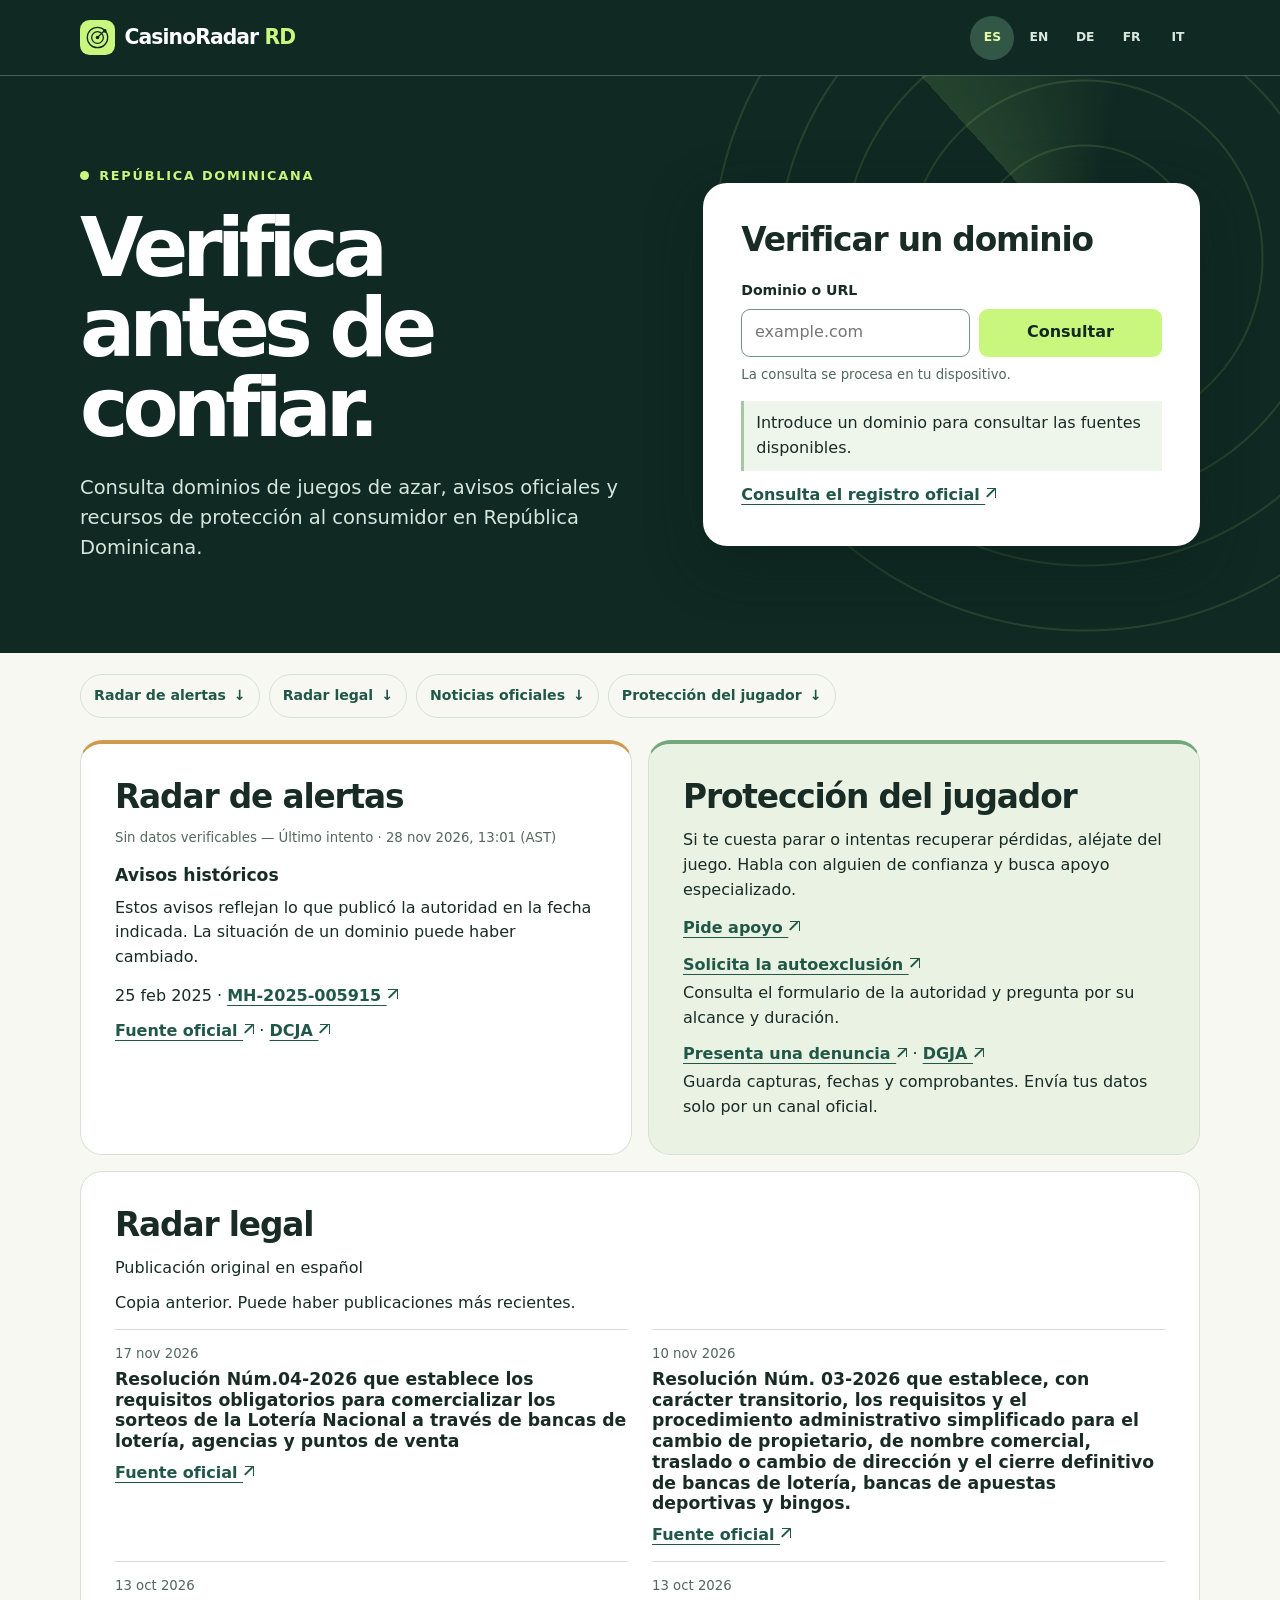
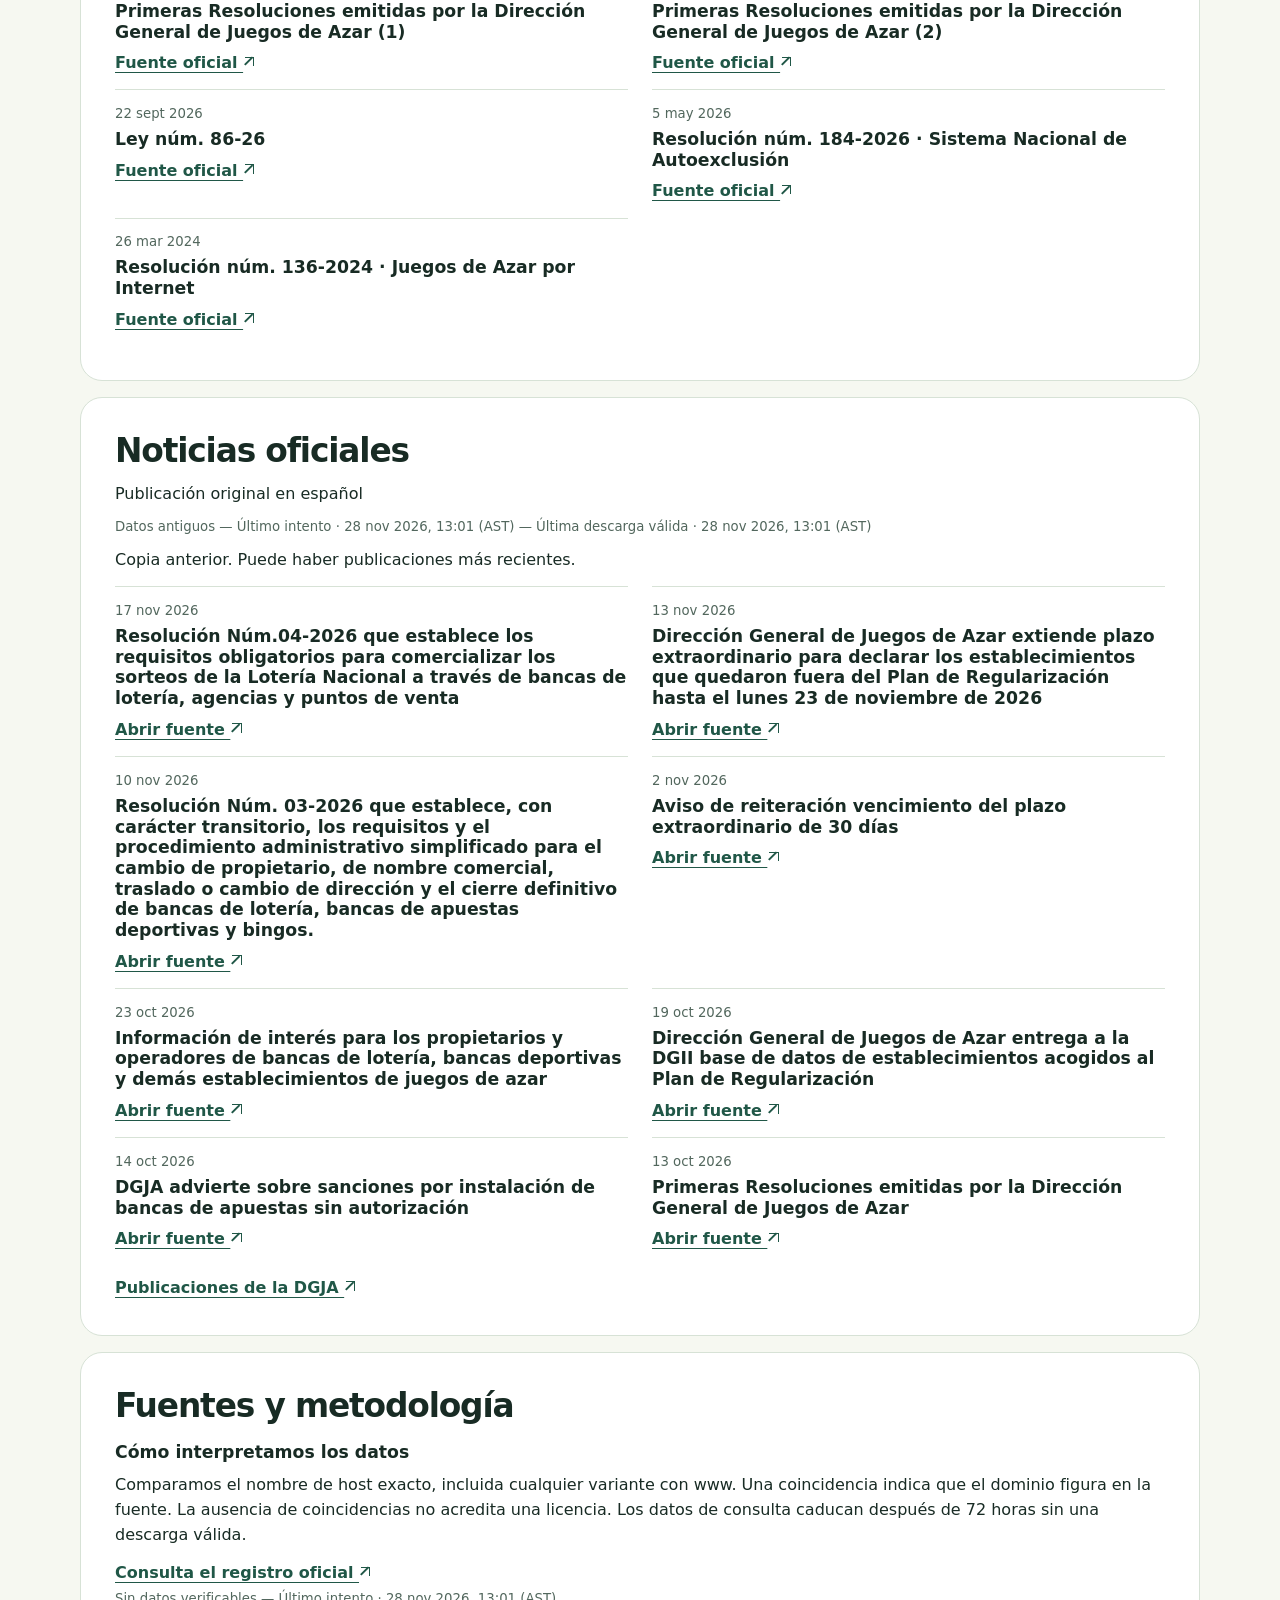
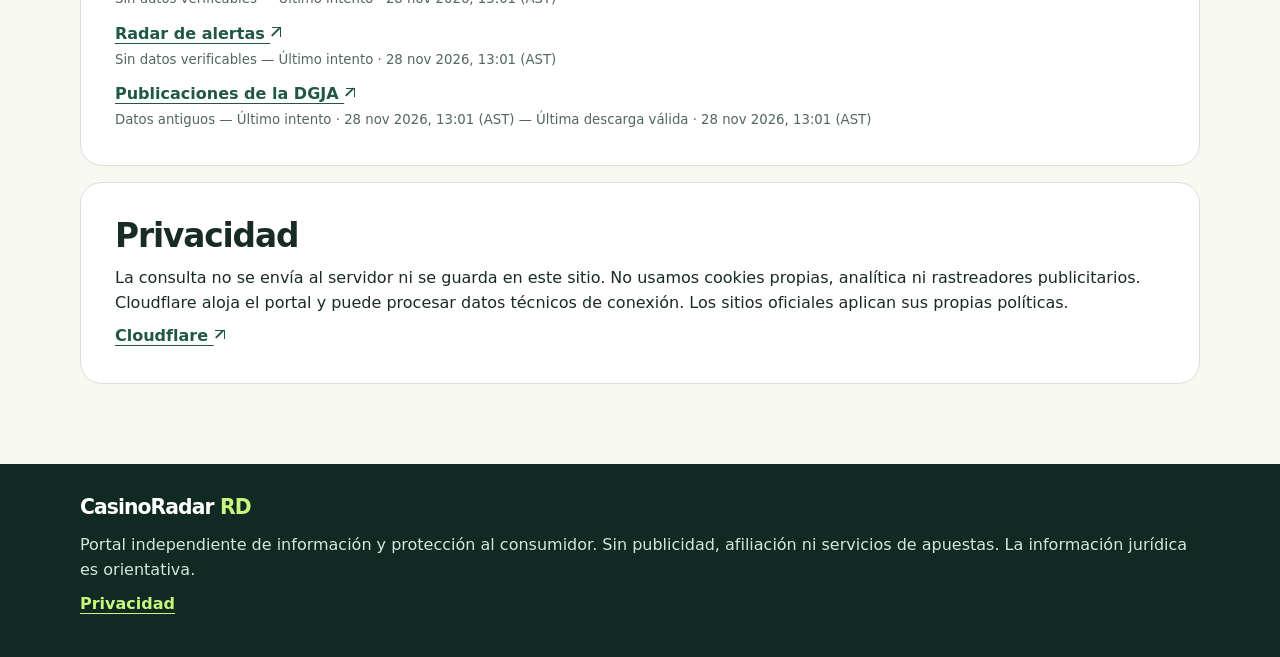
<file: index.html>
<!doctype html>
<html lang="es">
<head>
<meta charset="utf-8">
<meta name="viewport" content="width=device-width, initial-scale=1">
<title>Verificar un dominio · CasinoRadar RD</title>
<meta name="description" content="Consulta dominios de juegos de azar, avisos oficiales y recursos de protección al consumidor en República Dominicana.">
<link rel="canonical" href="https://casinoradar-rd.pages.dev/">
<link rel="alternate" hreflang="es" href="https://casinoradar-rd.pages.dev/">
<link rel="alternate" hreflang="en" href="https://casinoradar-rd.pages.dev/en/">
<link rel="alternate" hreflang="de" href="https://casinoradar-rd.pages.dev/de/">
<link rel="alternate" hreflang="fr" href="https://casinoradar-rd.pages.dev/fr/">
<link rel="alternate" hreflang="it" href="https://casinoradar-rd.pages.dev/it/">
<link rel="alternate" hreflang="x-default" href="https://casinoradar-rd.pages.dev/">
<meta property="og:title" content="Verifica antes de confiar. · CasinoRadar RD">
<meta property="og:description" content="Consulta dominios de juegos de azar, avisos oficiales y recursos de protección al consumidor en República Dominicana.">
<meta property="og:url" content="https://casinoradar-rd.pages.dev/">
<meta property="og:type" content="website">
<meta name="theme-color" content="#102923">
<link rel="icon" href="/radar.svg" type="image/svg+xml">
<link rel="stylesheet" href="/style.css">
<script type="module" src="/check.js"></script>
</head>
<body>
<a class="skip" href="#main">Ir al contenido</a>
<header class="top"><div class="wrap masthead">
<a class="brand" href="/"><img src="/radar.svg" alt="" width="35" height="35"> CasinoRadar <span>RD</span></a>
<nav class="languages" aria-label="Idioma"><a href="/" lang="es" hreflang="es" aria-label="Español" aria-current="page">ES</a><a href="/en/" lang="en" hreflang="en" aria-label="English">EN</a><a href="/de/" lang="de" hreflang="de" aria-label="Deutsch">DE</a><a href="/fr/" lang="fr" hreflang="fr" aria-label="Français">FR</a><a href="/it/" lang="it" hreflang="it" aria-label="Italiano">IT</a></nav>
</div></header>
<main id="main">
<div class="hero"><div class="wrap hero-grid">
<div class="hero-copy"><p class="country">República Dominicana</p><h1>Verifica antes de confiar.</h1><p>Consulta dominios de juegos de azar, avisos oficiales y recursos de protección al consumidor en República Dominicana.</p></div>
<section class="lookup" id="lookup" aria-labelledby="lookup-title"><h2 id="lookup-title">Verificar un dominio</h2>
<form id="check">
<label for="domain">Dominio o URL</label><div class="controls"><input id="domain" required maxlength="2048" type="text" inputmode="url" autocomplete="off" autocapitalize="none" spellcheck="false" placeholder="example.com"><button id="submit" disabled>Consultar</button></div>
</form>
<p class="micro">La consulta se procesa en tu dispositivo.</p>
<p id="result" role="status">Introduce un dominio para consultar las fuentes disponibles.</p>
<p id="evidence"></p>
<a href="https://dgja.gob.do/juegos-autorizados/">Consulta el registro oficial <span class="external" aria-hidden="true"></span></a>
<noscript><p>No podemos verificar el estado actual con los datos disponibles. Consulta a la autoridad.</p></noscript>
</section></div></div>
<div class="wrap content">
<nav class="sections" aria-label="CasinoRadar RD"><a href="#warnings">Radar de alertas <span aria-hidden="true">↓</span></a><a href="#legal">Radar legal <span aria-hidden="true">↓</span></a><a href="#news">Noticias oficiales <span aria-hidden="true">↓</span></a><a href="#protection">Protección del jugador <span aria-hidden="true">↓</span></a></nav>
<div class="columns">
<section class="panel warnings" id="warnings"><h2>Radar de alertas</h2><p data-source="warnings"></p>
<h3>Avisos históricos</h3><p>Estos avisos reflejan lo que publicó la autoridad en la fecha indicada. La situación de un dominio puede haber cambiado.</p>
<ul class="archive"><li><time datetime="2025-02-25">25 feb 2025</time> · <a href="https://www.casinos.gob.do/wp-content/uploads/2025/02/MH-2025-005915-Aviso-de-Advertencia-sitios-web-no-autorizados_25feb2025.pdf">MH-2025-005915 <span class="external" aria-hidden="true"></span></a></li></ul>
<div id="active-warnings"></div>
<p><a href="https://dgja.gob.do/sanciones/">Fuente oficial <span class="external" aria-hidden="true"></span></a> · <a href="https://www.casinos.gob.do/juegos-autorizados/operadores-no-autorizados/">DCJA <span class="external" aria-hidden="true"></span></a></p></section>
<section class="panel player" id="protection"><h2>Protección del jugador</h2><p>Si te cuesta parar o intentas recuperar pérdidas, aléjate del juego. Habla con alguien de confianza y busca apoyo especializado.</p><ul class="resources">
<li><a href="https://www.casinos.gob.do/juego-responsable/herramientas-de-ayuda-y-soporte/">Pide apoyo <span class="external" aria-hidden="true"></span></a></li>
<li><a href="https://www.casinos.gob.do/juego-responsable/formulario-de-autoexclusion/">Solicita la autoexclusión <span class="external" aria-hidden="true"></span></a><p>Consulta el formulario de la autoridad y pregunta por su alcance y duración.</p></li>
<li><a href="https://www.casinos.gob.do/denuncias-y-sugerencias/">Presenta una denuncia <span class="external" aria-hidden="true"></span></a> · <a href="https://dgja.gob.do/">DGJA <span class="external" aria-hidden="true"></span></a><p>Guarda capturas, fechas y comprobantes. Envía tus datos solo por un canal oficial.</p></li>
</ul></section>
</div>
<section class="panel feed" id="legal"><h2>Radar legal</h2><p>Publicación original en español</p><p data-news-stale hidden>Copia anterior. Puede haber publicaciones más recientes.</p><ol class="items"><li><p class="stamp"><time datetime="2026-11-17">17 nov 2026</time></p><h3 lang="es">Resolución Núm.04-2026 que establece los requisitos obligatorios para comercializar los sorteos de la Lotería Nacional a través de bancas de lotería, agencias y puntos de venta</h3><a href="https://dgja.gob.do/wp-content/uploads/2026/11/RESOLUCION-04-DEL-2026.-SCAN.pdf">Fuente oficial <span class="external" aria-hidden="true"></span></a></li>
<li><p class="stamp"><time datetime="2026-11-10">10 nov 2026</time></p><h3 lang="es">Resolución Núm. 03-2026 que establece, con carácter transitorio, los requisitos y el procedimiento administrativo simplificado para el cambio de propietario, de nombre comercial, traslado o cambio de dirección y el cierre definitivo de bancas de lotería, bancas de apuestas deportivas y bingos.</h3><a href="https://dgja.gob.do/wp-content/uploads/2026/11/Resolucion-Num.-03-2026.pdf">Fuente oficial <span class="external" aria-hidden="true"></span></a></li>
<li><p class="stamp"><time datetime="2026-10-13">13 oct 2026</time></p><h3 lang="es">Primeras Resoluciones emitidas por la Dirección General de Juegos de Azar (1)</h3><a href="https://dgja.gob.do/wp-content/uploads/2026/10/RESOLUCION-DGJA-NO.-01-1.pdf">Fuente oficial <span class="external" aria-hidden="true"></span></a></li>
<li><p class="stamp"><time datetime="2026-10-13">13 oct 2026</time></p><h3 lang="es">Primeras Resoluciones emitidas por la Dirección General de Juegos de Azar (2)</h3><a href="https://dgja.gob.do/wp-content/uploads/2026/10/RESOLUCION-DGJA-NO.02-1.pdf">Fuente oficial <span class="external" aria-hidden="true"></span></a></li>
<li><p class="stamp"><time datetime="2026-09-22">22 sept 2026</time></p><h3 lang="es">Ley núm. 86-26</h3><a href="https://diputadosrd.gob.do/sil/iniciativa/158517">Fuente oficial <span class="external" aria-hidden="true"></span></a></li>
<li><p class="stamp"><time datetime="2026-05-05">5 may 2026</time></p><h3 lang="es">Resolución núm. 184-2026 · Sistema Nacional de Autoexclusión</h3><a href="https://www.hacienda.gob.do/marco-legal/resolucion-num-184-2026/">Fuente oficial <span class="external" aria-hidden="true"></span></a></li>
<li><p class="stamp"><time datetime="2024-03-26">26 mar 2024</time></p><h3 lang="es">Resolución núm. 136-2024 · Juegos de Azar por Internet</h3><a href="https://www.hacienda.gob.do/marco-legal/resolucion-num-136-2024/">Fuente oficial <span class="external" aria-hidden="true"></span></a></li></ol></section>
<section class="panel feed" id="news"><h2>Noticias oficiales</h2><p>Publicación original en español</p>
<p data-source="news"></p><p data-news-stale hidden>Copia anterior. Puede haber publicaciones más recientes.</p>
<ol class="items"><li><p class="stamp"><time datetime="2026-11-17">17 nov 2026</time></p><h3 lang="es">Resolución Núm.04-2026 que establece los requisitos obligatorios para comercializar los sorteos de la Lotería Nacional a través de bancas de lotería, agencias y puntos de venta</h3><a href="https://dgja.gob.do/noticias/resolucion-num-04-2026-que-establece-los-requisitos-obligatorios-para-comercializar-los-sorteos-de-la-loteria-nacional-a-traves-de-bancas-de-loteria-agencias-y-puntos-de-venta/">Abrir fuente <span class="external" aria-hidden="true"></span></a></li>
<li><p class="stamp"><time datetime="2026-11-13">13 nov 2026</time></p><h3 lang="es">Dirección General de Juegos de Azar extiende plazo extraordinario para declarar los establecimientos que quedaron fuera del Plan de Regularización hasta el lunes 23 de noviembre de 2026</h3><a href="https://dgja.gob.do/noticias/direccion-general-de-juegos-de-azar-extiende-plazo-extraordinario-para-declarar-los-establecimientos-que-quedaron-fuera-del-plan-de-regularizacion-hasta-el-lunes-23-de-noviembre-de-2026/">Abrir fuente <span class="external" aria-hidden="true"></span></a></li>
<li><p class="stamp"><time datetime="2026-11-10">10 nov 2026</time></p><h3 lang="es">Resolución Núm. 03-2026 que establece, con carácter transitorio, los requisitos y el procedimiento administrativo simplificado para el cambio de propietario, de nombre comercial, traslado o cambio de dirección y el cierre definitivo de bancas de lotería, bancas de apuestas deportivas y bingos.</h3><a href="https://dgja.gob.do/noticias/resolucion-num-03-2026-que-establece-con-caracter-transitorio-los-requisitos-y-el-procedimiento-administrativo-simplificado-para-el-cambio-de-propietario-de-nombre-comercial-traslado-o-cambio-de/">Abrir fuente <span class="external" aria-hidden="true"></span></a></li>
<li><p class="stamp"><time datetime="2026-11-02">2 nov 2026</time></p><h3 lang="es">Aviso de reiteración vencimiento del plazo extraordinario de 30 días</h3><a href="https://dgja.gob.do/noticias/aviso-de-reiteracion-vencimiento-del-plazo-extraordinario-de-30-dias/">Abrir fuente <span class="external" aria-hidden="true"></span></a></li>
<li><p class="stamp"><time datetime="2026-10-23">23 oct 2026</time></p><h3 lang="es">Información de interés para los propietarios y operadores de bancas de lotería, bancas deportivas y demás establecimientos de juegos de azar</h3><a href="https://dgja.gob.do/noticias/informacion-de-interes-para-los-propietarios-y-operadores-de-bancas-de-loteria-bancas-deportivas-y-demas-establecimientos-de-juegos-de-azar/">Abrir fuente <span class="external" aria-hidden="true"></span></a></li>
<li><p class="stamp"><time datetime="2026-10-19">19 oct 2026</time></p><h3 lang="es">Dirección General de Juegos de Azar entrega a la DGII base de datos de establecimientos acogidos al Plan de Regularización</h3><a href="https://dgja.gob.do/noticias/direccion-general-de-juegos-de-azar-entrega-a-la-dgii-base-de-datos-de-establecimientos-acogidos-al-plan-de-regularizacion/">Abrir fuente <span class="external" aria-hidden="true"></span></a></li>
<li><p class="stamp"><time datetime="2026-10-14">14 oct 2026</time></p><h3 lang="es">DGJA advierte sobre sanciones por instalación de bancas de apuestas sin autorización</h3><a href="https://dgja.gob.do/noticias/dgja-advierte-sobre-sanciones-por-instalacion-de-bancas-de-apuestas-sin-autorizacion/">Abrir fuente <span class="external" aria-hidden="true"></span></a></li>
<li><p class="stamp"><time datetime="2026-10-13">13 oct 2026</time></p><h3 lang="es">Primeras Resoluciones emitidas por la Dirección General de Juegos de Azar</h3><a href="https://dgja.gob.do/noticias/primeras-resoluciones-emitidas-por-la-direccion-general-de-juegos-de-azar/">Abrir fuente <span class="external" aria-hidden="true"></span></a></li></ol><p><a href="https://dgja.gob.do/noticias/">Publicaciones de la DGJA <span class="external" aria-hidden="true"></span></a></p></section>
<section class="panel" id="sources"><h2>Fuentes y metodología</h2><h3>Cómo interpretamos los datos</h3><p>Comparamos el nombre de host exacto, incluida cualquier variante con www. Una coincidencia indica que el dominio figura en la fuente. La ausencia de coincidencias no acredita una licencia. Los datos de consulta caducan después de 72 horas sin una descarga válida.</p>
<ul class="source-list">
<li><a href="https://dgja.gob.do/juegos-autorizados/">Consulta el registro oficial <span class="external" aria-hidden="true"></span></a><p data-source="registry"></p></li>
<li><a href="https://dgja.gob.do/sanciones/">Radar de alertas <span class="external" aria-hidden="true"></span></a><p data-source="warnings"></p></li>
<li><a href="https://dgja.gob.do/noticias/">Publicaciones de la DGJA <span class="external" aria-hidden="true"></span></a><p data-source="news"></p></li>
</ul></section>
<section class="panel" id="privacy"><h2>Privacidad</h2><p>La consulta no se envía al servidor ni se guarda en este sitio. No usamos cookies propias, analítica ni rastreadores publicitarios. Cloudflare aloja el portal y puede procesar datos técnicos de conexión. Los sitios oficiales aplican sus propias políticas.</p><a href="https://www.cloudflare.com/privacypolicy/">Cloudflare <span class="external" aria-hidden="true"></span></a></section>
</div>
</main>
<footer><div class="wrap"><p class="brand">CasinoRadar <span>RD</span></p><p>Portal independiente de información y protección al consumidor. Sin publicidad, afiliación ni servicios de apuestas. La información jurídica es orientativa.</p><a href="#privacy">Privacidad</a></div></footer>
<div id="messages" hidden><span data-key="skip">Ir al contenido</span><span data-key="country">República Dominicana</span><span data-key="hero">Verifica antes de confiar.</span><span data-key="intro">Consulta dominios de juegos de azar, avisos oficiales y recursos de protección al consumidor en República Dominicana.</span><span data-key="check">Verificar un dominio</span><span data-key="label">Dominio o URL</span><span data-key="submit">Consultar</span><span data-key="privacyHint">La consulta se procesa en tu dispositivo.</span><span data-key="warnings">Radar de alertas</span><span data-key="legal">Radar legal</span><span data-key="news">Noticias oficiales</span><span data-key="protection">Protección del jugador</span><span data-key="sources">Fuentes y metodología</span><span data-key="archive">Avisos históricos</span><span data-key="archiveNote">Estos avisos reflejan lo que publicó la autoridad en la fecha indicada. La situación de un dominio puede haber cambiado.</span><span data-key="proof">Fuente oficial</span><span data-key="help">Pide apoyo</span><span data-key="helpText">Si te cuesta parar o intentas recuperar pérdidas, aléjate del juego. Habla con alguien de confianza y busca apoyo especializado.</span><span data-key="self">Solicita la autoexclusión</span><span data-key="selfText">Consulta el formulario de la autoridad y pregunta por su alcance y duración.</span><span data-key="complaint">Presenta una denuncia</span><span data-key="complaintText">Guarda capturas, fechas y comprobantes. Envía tus datos solo por un canal oficial.</span><span data-key="privacy">Privacidad</span><span data-key="privacyText">La consulta no se envía al servidor ni se guarda en este sitio. No usamos cookies propias, analítica ni rastreadores publicitarios. Cloudflare aloja el portal y puede procesar datos técnicos de conexión. Los sitios oficiales aplican sus propias políticas.</span><span data-key="independence">Portal independiente de información y protección al consumidor. Sin publicidad, afiliación ni servicios de apuestas. La información jurídica es orientativa.</span><span data-key="method">Cómo interpretamos los datos</span><span data-key="methodText">Comparamos el nombre de host exacto, incluida cualquier variante con www. Una coincidencia indica que el dominio figura en la fuente. La ausencia de coincidencias no acredita una licencia. Los datos de consulta caducan después de 72 horas sin una descarga válida.</span><span data-key="unavailable">No podemos verificar el estado actual con los datos disponibles. Consulta a la autoridad.</span><span data-key="fallback">Consulta el registro oficial</span><span data-key="pending">Introduce un dominio para consultar las fuentes disponibles.</span><span data-key="invalid">Introduce un dominio válido, con o sin https://.</span><span data-key="warning">El dominio figura en la lista de advertencias consultada. Confirma su situación con la autoridad.</span><span data-key="historical">El dominio aparece en una advertencia histórica o en una copia anterior. Su estado actual requiere confirmación.</span><span data-key="conflict">Las fuentes contienen registros contradictorios. Confirma el estado con la autoridad.</span><span data-key="listed">El dominio figura en el registro oficial consultado. Comprueba el alcance y la vigencia con la autoridad.</span><span data-key="unknown">No hay coincidencia exacta en las fuentes consultadas. Esto no confirma una autorización.</span><span data-key="stale">Copia anterior. Puede haber publicaciones más recientes.</span><span data-key="checked">Último intento</span><span data-key="retrieved">Última descarga válida</span><span data-key="original">Publicación original en español</span><span data-key="statusOk">Disponible</span><span data-key="statusUnavailable">Sin datos verificables</span><span data-key="statusStale">Datos antiguos</span><span data-key="publications">Publicaciones de la DGJA</span><span data-key="pdf">Documento oficial</span><span data-key="more">Abrir fuente</span></div>
</body>
</html>
</file>
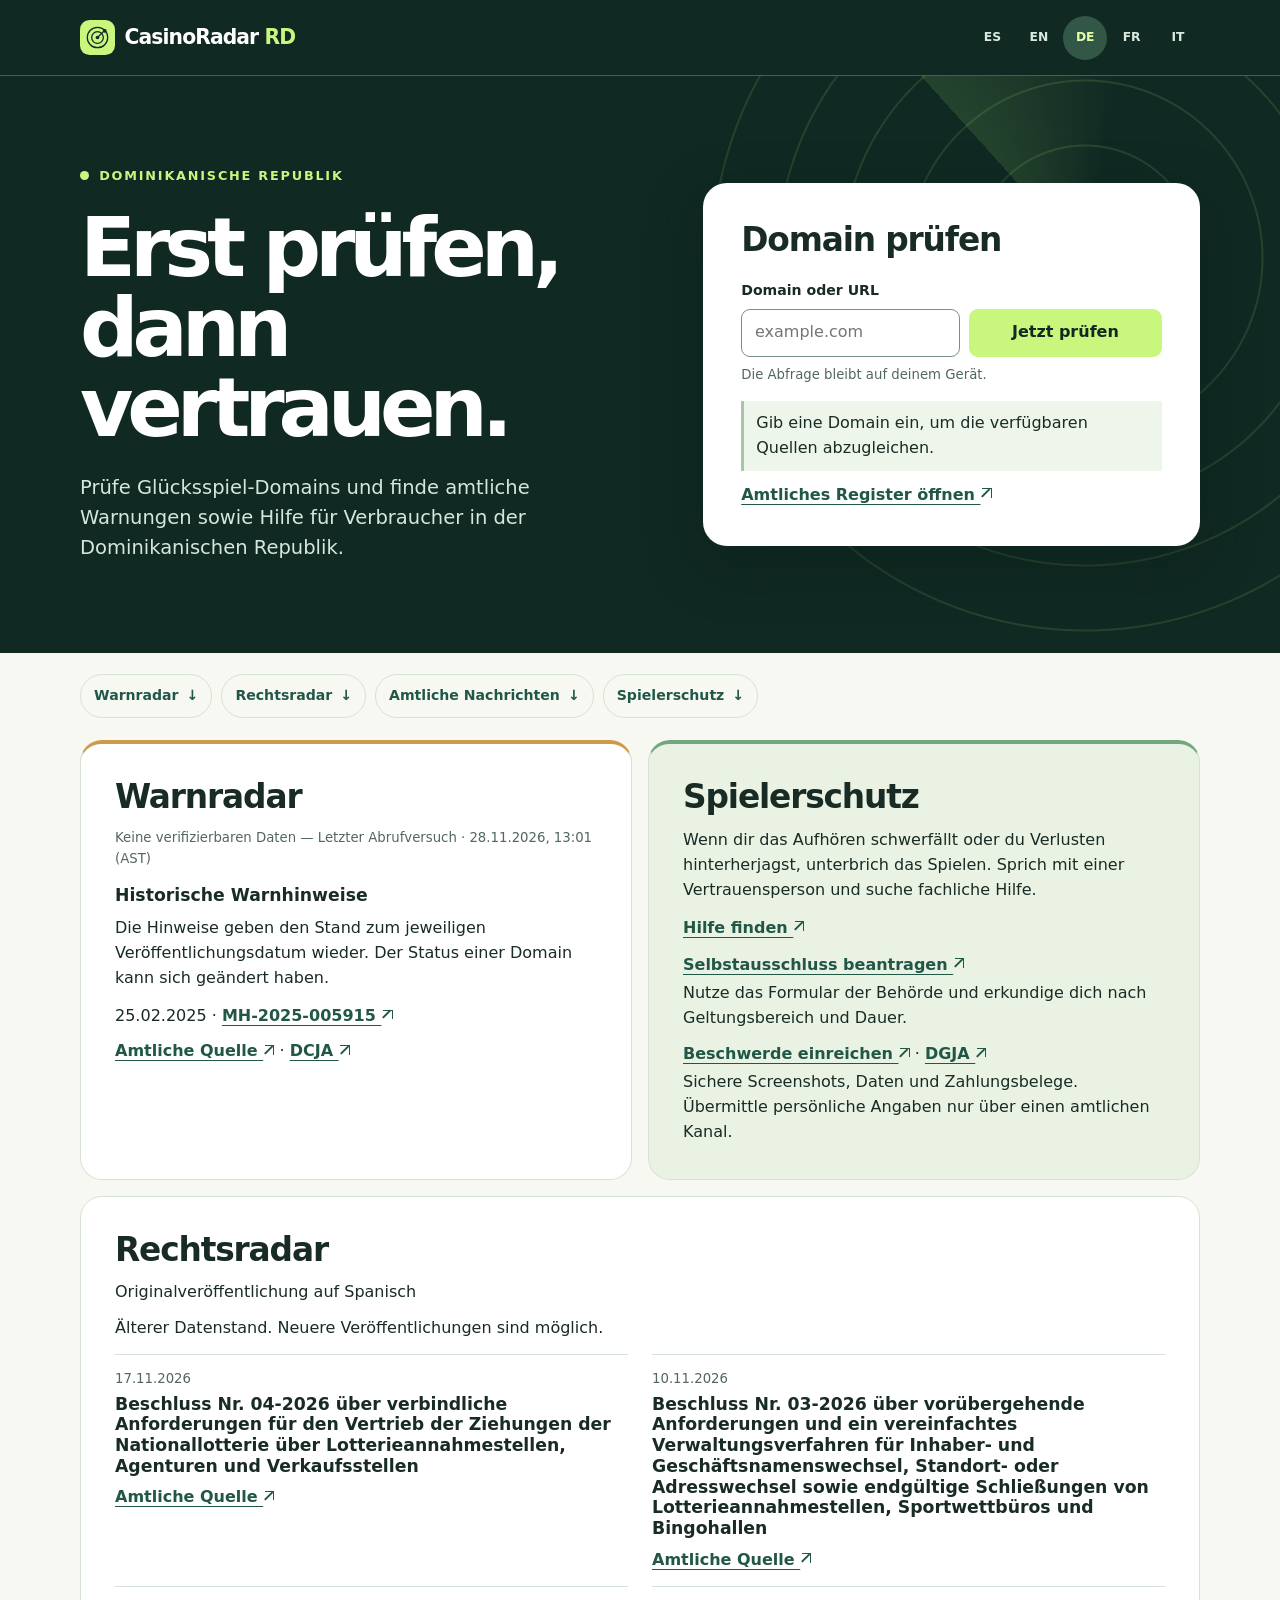
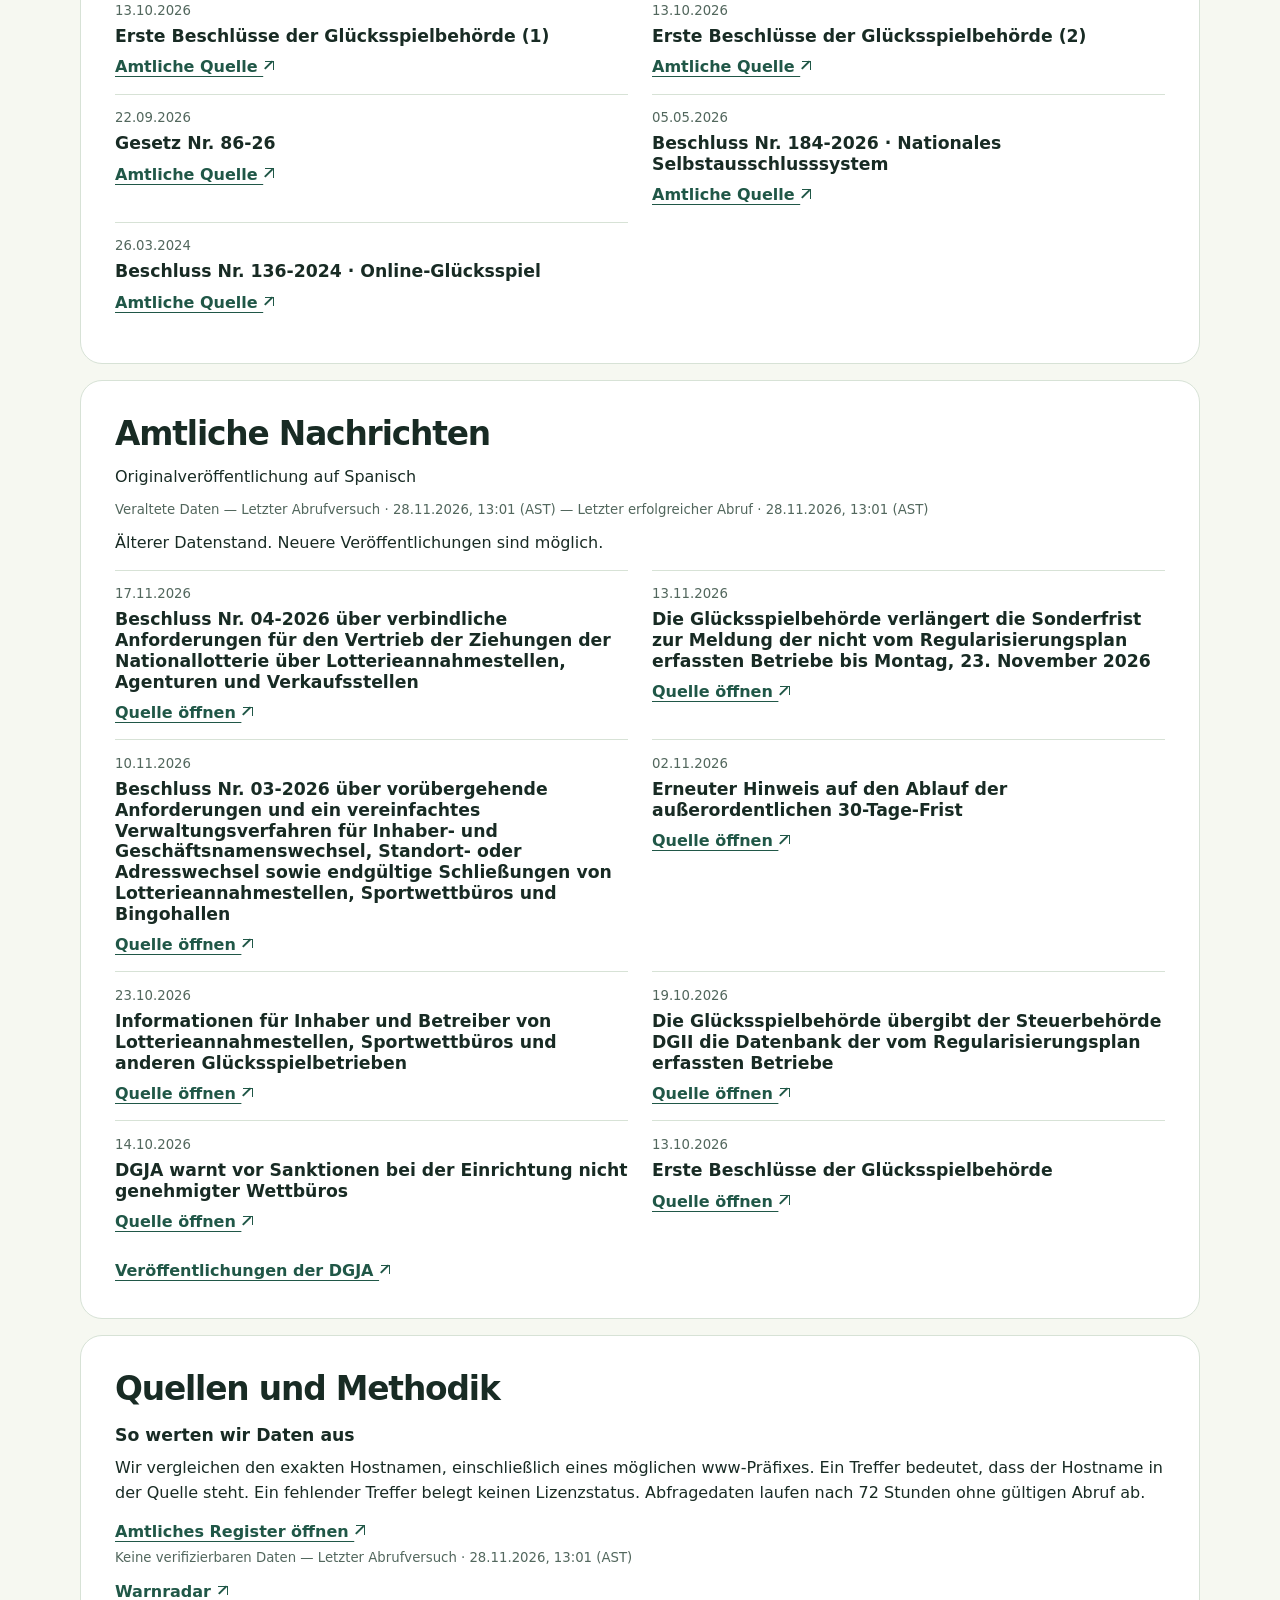
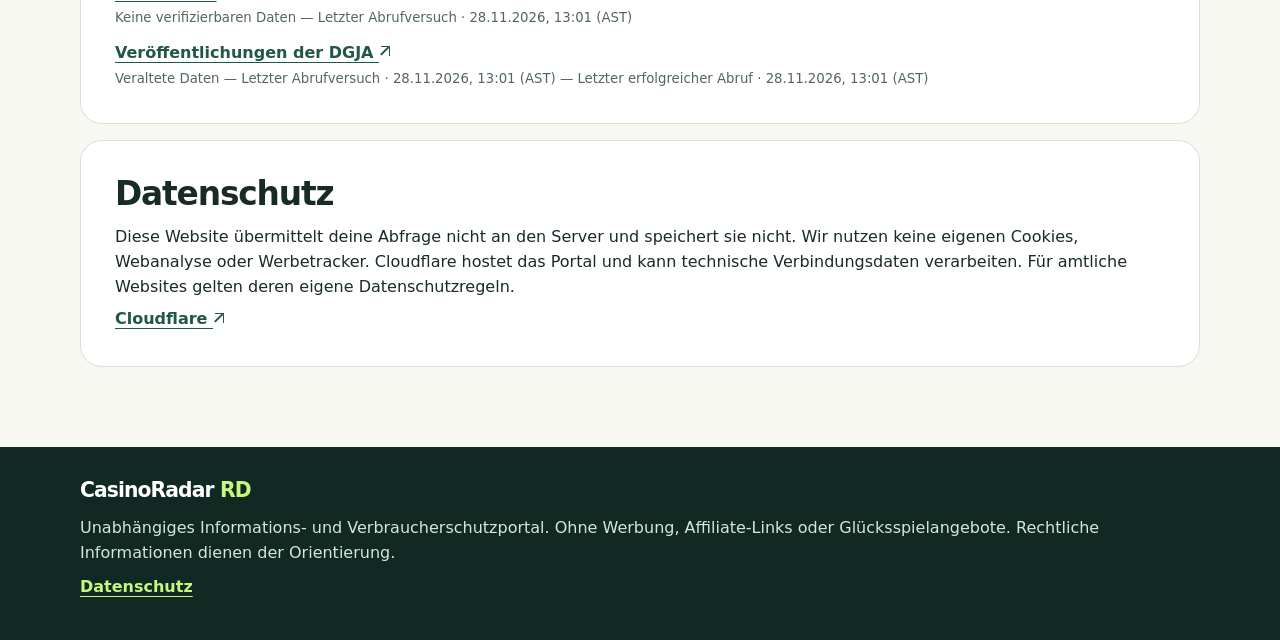
<file: de/index.html>
<!doctype html>
<html lang="de">
<head>
<meta charset="utf-8">
<meta name="viewport" content="width=device-width, initial-scale=1">
<title>Domain prüfen · CasinoRadar RD</title>
<meta name="description" content="Prüfe Glücksspiel-Domains und finde amtliche Warnungen sowie Hilfe für Verbraucher in der Dominikanischen Republik.">
<link rel="canonical" href="https://casinoradar-rd.pages.dev/de/">
<link rel="alternate" hreflang="es" href="https://casinoradar-rd.pages.dev/">
<link rel="alternate" hreflang="en" href="https://casinoradar-rd.pages.dev/en/">
<link rel="alternate" hreflang="de" href="https://casinoradar-rd.pages.dev/de/">
<link rel="alternate" hreflang="fr" href="https://casinoradar-rd.pages.dev/fr/">
<link rel="alternate" hreflang="it" href="https://casinoradar-rd.pages.dev/it/">
<link rel="alternate" hreflang="x-default" href="https://casinoradar-rd.pages.dev/">
<meta property="og:title" content="Erst prüfen, dann vertrauen. · CasinoRadar RD">
<meta property="og:description" content="Prüfe Glücksspiel-Domains und finde amtliche Warnungen sowie Hilfe für Verbraucher in der Dominikanischen Republik.">
<meta property="og:url" content="https://casinoradar-rd.pages.dev/de/">
<meta property="og:type" content="website">
<meta name="theme-color" content="#102923">
<link rel="icon" href="/radar.svg" type="image/svg+xml">
<link rel="stylesheet" href="/style.css">
<script type="module" src="/check.js"></script>
</head>
<body>
<a class="skip" href="#main">Zum Inhalt</a>
<header class="top"><div class="wrap masthead">
<a class="brand" href="/de/"><img src="/radar.svg" alt="" width="35" height="35"> CasinoRadar <span>RD</span></a>
<nav class="languages" aria-label="Sprache"><a href="/" lang="es" hreflang="es" aria-label="Español">ES</a><a href="/en/" lang="en" hreflang="en" aria-label="English">EN</a><a href="/de/" lang="de" hreflang="de" aria-label="Deutsch" aria-current="page">DE</a><a href="/fr/" lang="fr" hreflang="fr" aria-label="Français">FR</a><a href="/it/" lang="it" hreflang="it" aria-label="Italiano">IT</a></nav>
</div></header>
<main id="main">
<div class="hero"><div class="wrap hero-grid">
<div class="hero-copy"><p class="country">Dominikanische Republik</p><h1>Erst prüfen, dann vertrauen.</h1><p>Prüfe Glücksspiel-Domains und finde amtliche Warnungen sowie Hilfe für Verbraucher in der Dominikanischen Republik.</p></div>
<section class="lookup" id="lookup" aria-labelledby="lookup-title"><h2 id="lookup-title">Domain prüfen</h2>
<form id="check">
<label for="domain">Domain oder URL</label><div class="controls"><input id="domain" required maxlength="2048" type="text" inputmode="url" autocomplete="off" autocapitalize="none" spellcheck="false" placeholder="example.com"><button id="submit" disabled>Jetzt prüfen</button></div>
</form>
<p class="micro">Die Abfrage bleibt auf deinem Gerät.</p>
<p id="result" role="status">Gib eine Domain ein, um die verfügbaren Quellen abzugleichen.</p>
<p id="evidence"></p>
<a href="https://dgja.gob.do/juegos-autorizados/">Amtliches Register öffnen <span class="external" aria-hidden="true"></span></a>
<noscript><p>Die verfügbaren Daten reichen für eine aktuelle Prüfung nicht aus. Frage bei der Behörde nach.</p></noscript>
</section></div></div>
<div class="wrap content">
<nav class="sections" aria-label="CasinoRadar RD"><a href="#warnings">Warnradar <span aria-hidden="true">↓</span></a><a href="#legal">Rechtsradar <span aria-hidden="true">↓</span></a><a href="#news">Amtliche Nachrichten <span aria-hidden="true">↓</span></a><a href="#protection">Spielerschutz <span aria-hidden="true">↓</span></a></nav>
<div class="columns">
<section class="panel warnings" id="warnings"><h2>Warnradar</h2><p data-source="warnings"></p>
<h3>Historische Warnhinweise</h3><p>Die Hinweise geben den Stand zum jeweiligen Veröffentlichungsdatum wieder. Der Status einer Domain kann sich geändert haben.</p>
<ul class="archive"><li><time datetime="2025-02-25">25.02.2025</time> · <a href="https://www.casinos.gob.do/wp-content/uploads/2025/02/MH-2025-005915-Aviso-de-Advertencia-sitios-web-no-autorizados_25feb2025.pdf">MH-2025-005915 <span class="external" aria-hidden="true"></span></a></li></ul>
<div id="active-warnings"></div>
<p><a href="https://dgja.gob.do/sanciones/">Amtliche Quelle <span class="external" aria-hidden="true"></span></a> · <a href="https://www.casinos.gob.do/juegos-autorizados/operadores-no-autorizados/">DCJA <span class="external" aria-hidden="true"></span></a></p></section>
<section class="panel player" id="protection"><h2>Spielerschutz</h2><p>Wenn dir das Aufhören schwerfällt oder du Verlusten hinterherjagst, unterbrich das Spielen. Sprich mit einer Vertrauensperson und suche fachliche Hilfe.</p><ul class="resources">
<li><a href="https://www.casinos.gob.do/juego-responsable/herramientas-de-ayuda-y-soporte/">Hilfe finden <span class="external" aria-hidden="true"></span></a></li>
<li><a href="https://www.casinos.gob.do/juego-responsable/formulario-de-autoexclusion/">Selbstausschluss beantragen <span class="external" aria-hidden="true"></span></a><p>Nutze das Formular der Behörde und erkundige dich nach Geltungsbereich und Dauer.</p></li>
<li><a href="https://www.casinos.gob.do/denuncias-y-sugerencias/">Beschwerde einreichen <span class="external" aria-hidden="true"></span></a> · <a href="https://dgja.gob.do/">DGJA <span class="external" aria-hidden="true"></span></a><p>Sichere Screenshots, Daten und Zahlungsbelege. Übermittle persönliche Angaben nur über einen amtlichen Kanal.</p></li>
</ul></section>
</div>
<section class="panel feed" id="legal"><h2>Rechtsradar</h2><p>Originalveröffentlichung auf Spanisch</p><p data-news-stale hidden>Älterer Datenstand. Neuere Veröffentlichungen sind möglich.</p><ol class="items"><li><p class="stamp"><time datetime="2026-11-17">17.11.2026</time></p><h3 lang="de">Beschluss Nr. 04-2026 über verbindliche Anforderungen für den Vertrieb der Ziehungen der Nationallotterie über Lotterieannahmestellen, Agenturen und Verkaufsstellen</h3><a href="https://dgja.gob.do/wp-content/uploads/2026/11/RESOLUCION-04-DEL-2026.-SCAN.pdf">Amtliche Quelle <span class="external" aria-hidden="true"></span></a></li>
<li><p class="stamp"><time datetime="2026-11-10">10.11.2026</time></p><h3 lang="de">Beschluss Nr. 03-2026 über vorübergehende Anforderungen und ein vereinfachtes Verwaltungsverfahren für Inhaber- und Geschäftsnamenswechsel, Standort- oder Adresswechsel sowie endgültige Schließungen von Lotterieannahmestellen, Sportwettbüros und Bingohallen</h3><a href="https://dgja.gob.do/wp-content/uploads/2026/11/Resolucion-Num.-03-2026.pdf">Amtliche Quelle <span class="external" aria-hidden="true"></span></a></li>
<li><p class="stamp"><time datetime="2026-10-13">13.10.2026</time></p><h3 lang="de">Erste Beschlüsse der Glücksspielbehörde (1)</h3><a href="https://dgja.gob.do/wp-content/uploads/2026/10/RESOLUCION-DGJA-NO.-01-1.pdf">Amtliche Quelle <span class="external" aria-hidden="true"></span></a></li>
<li><p class="stamp"><time datetime="2026-10-13">13.10.2026</time></p><h3 lang="de">Erste Beschlüsse der Glücksspielbehörde (2)</h3><a href="https://dgja.gob.do/wp-content/uploads/2026/10/RESOLUCION-DGJA-NO.02-1.pdf">Amtliche Quelle <span class="external" aria-hidden="true"></span></a></li>
<li><p class="stamp"><time datetime="2026-09-22">22.09.2026</time></p><h3 lang="de">Gesetz Nr. 86-26</h3><a href="https://diputadosrd.gob.do/sil/iniciativa/158517">Amtliche Quelle <span class="external" aria-hidden="true"></span></a></li>
<li><p class="stamp"><time datetime="2026-05-05">05.05.2026</time></p><h3 lang="de">Beschluss Nr. 184-2026 · Nationales Selbstausschlusssystem</h3><a href="https://www.hacienda.gob.do/marco-legal/resolucion-num-184-2026/">Amtliche Quelle <span class="external" aria-hidden="true"></span></a></li>
<li><p class="stamp"><time datetime="2024-03-26">26.03.2024</time></p><h3 lang="de">Beschluss Nr. 136-2024 · Online-Glücksspiel</h3><a href="https://www.hacienda.gob.do/marco-legal/resolucion-num-136-2024/">Amtliche Quelle <span class="external" aria-hidden="true"></span></a></li></ol></section>
<section class="panel feed" id="news"><h2>Amtliche Nachrichten</h2><p>Originalveröffentlichung auf Spanisch</p>
<p data-source="news"></p><p data-news-stale hidden>Älterer Datenstand. Neuere Veröffentlichungen sind möglich.</p>
<ol class="items"><li><p class="stamp"><time datetime="2026-11-17">17.11.2026</time></p><h3 lang="de">Beschluss Nr. 04-2026 über verbindliche Anforderungen für den Vertrieb der Ziehungen der Nationallotterie über Lotterieannahmestellen, Agenturen und Verkaufsstellen</h3><a href="https://dgja.gob.do/noticias/resolucion-num-04-2026-que-establece-los-requisitos-obligatorios-para-comercializar-los-sorteos-de-la-loteria-nacional-a-traves-de-bancas-de-loteria-agencias-y-puntos-de-venta/">Quelle öffnen <span class="external" aria-hidden="true"></span></a></li>
<li><p class="stamp"><time datetime="2026-11-13">13.11.2026</time></p><h3 lang="de">Die Glücksspielbehörde verlängert die Sonderfrist zur Meldung der nicht vom Regularisierungsplan erfassten Betriebe bis Montag, 23. November 2026</h3><a href="https://dgja.gob.do/noticias/direccion-general-de-juegos-de-azar-extiende-plazo-extraordinario-para-declarar-los-establecimientos-que-quedaron-fuera-del-plan-de-regularizacion-hasta-el-lunes-23-de-noviembre-de-2026/">Quelle öffnen <span class="external" aria-hidden="true"></span></a></li>
<li><p class="stamp"><time datetime="2026-11-10">10.11.2026</time></p><h3 lang="de">Beschluss Nr. 03-2026 über vorübergehende Anforderungen und ein vereinfachtes Verwaltungsverfahren für Inhaber- und Geschäftsnamenswechsel, Standort- oder Adresswechsel sowie endgültige Schließungen von Lotterieannahmestellen, Sportwettbüros und Bingohallen</h3><a href="https://dgja.gob.do/noticias/resolucion-num-03-2026-que-establece-con-caracter-transitorio-los-requisitos-y-el-procedimiento-administrativo-simplificado-para-el-cambio-de-propietario-de-nombre-comercial-traslado-o-cambio-de/">Quelle öffnen <span class="external" aria-hidden="true"></span></a></li>
<li><p class="stamp"><time datetime="2026-11-02">02.11.2026</time></p><h3 lang="de">Erneuter Hinweis auf den Ablauf der außerordentlichen 30-Tage-Frist</h3><a href="https://dgja.gob.do/noticias/aviso-de-reiteracion-vencimiento-del-plazo-extraordinario-de-30-dias/">Quelle öffnen <span class="external" aria-hidden="true"></span></a></li>
<li><p class="stamp"><time datetime="2026-10-23">23.10.2026</time></p><h3 lang="de">Informationen für Inhaber und Betreiber von Lotterieannahmestellen, Sportwettbüros und anderen Glücksspielbetrieben</h3><a href="https://dgja.gob.do/noticias/informacion-de-interes-para-los-propietarios-y-operadores-de-bancas-de-loteria-bancas-deportivas-y-demas-establecimientos-de-juegos-de-azar/">Quelle öffnen <span class="external" aria-hidden="true"></span></a></li>
<li><p class="stamp"><time datetime="2026-10-19">19.10.2026</time></p><h3 lang="de">Die Glücksspielbehörde übergibt der Steuerbehörde DGII die Datenbank der vom Regularisierungsplan erfassten Betriebe</h3><a href="https://dgja.gob.do/noticias/direccion-general-de-juegos-de-azar-entrega-a-la-dgii-base-de-datos-de-establecimientos-acogidos-al-plan-de-regularizacion/">Quelle öffnen <span class="external" aria-hidden="true"></span></a></li>
<li><p class="stamp"><time datetime="2026-10-14">14.10.2026</time></p><h3 lang="de">DGJA warnt vor Sanktionen bei der Einrichtung nicht genehmigter Wettbüros</h3><a href="https://dgja.gob.do/noticias/dgja-advierte-sobre-sanciones-por-instalacion-de-bancas-de-apuestas-sin-autorizacion/">Quelle öffnen <span class="external" aria-hidden="true"></span></a></li>
<li><p class="stamp"><time datetime="2026-10-13">13.10.2026</time></p><h3 lang="de">Erste Beschlüsse der Glücksspielbehörde</h3><a href="https://dgja.gob.do/noticias/primeras-resoluciones-emitidas-por-la-direccion-general-de-juegos-de-azar/">Quelle öffnen <span class="external" aria-hidden="true"></span></a></li></ol><p><a href="https://dgja.gob.do/noticias/">Veröffentlichungen der DGJA <span class="external" aria-hidden="true"></span></a></p></section>
<section class="panel" id="sources"><h2>Quellen und Methodik</h2><h3>So werten wir Daten aus</h3><p>Wir vergleichen den exakten Hostnamen, einschließlich eines möglichen www-Präfixes. Ein Treffer bedeutet, dass der Hostname in der Quelle steht. Ein fehlender Treffer belegt keinen Lizenzstatus. Abfragedaten laufen nach 72 Stunden ohne gültigen Abruf ab.</p>
<ul class="source-list">
<li><a href="https://dgja.gob.do/juegos-autorizados/">Amtliches Register öffnen <span class="external" aria-hidden="true"></span></a><p data-source="registry"></p></li>
<li><a href="https://dgja.gob.do/sanciones/">Warnradar <span class="external" aria-hidden="true"></span></a><p data-source="warnings"></p></li>
<li><a href="https://dgja.gob.do/noticias/">Veröffentlichungen der DGJA <span class="external" aria-hidden="true"></span></a><p data-source="news"></p></li>
</ul></section>
<section class="panel" id="privacy"><h2>Datenschutz</h2><p>Diese Website übermittelt deine Abfrage nicht an den Server und speichert sie nicht. Wir nutzen keine eigenen Cookies, Webanalyse oder Werbetracker. Cloudflare hostet das Portal und kann technische Verbindungsdaten verarbeiten. Für amtliche Websites gelten deren eigene Datenschutzregeln.</p><a href="https://www.cloudflare.com/privacypolicy/">Cloudflare <span class="external" aria-hidden="true"></span></a></section>
</div>
</main>
<footer><div class="wrap"><p class="brand">CasinoRadar <span>RD</span></p><p>Unabhängiges Informations- und Verbraucherschutzportal. Ohne Werbung, Affiliate-Links oder Glücksspielangebote. Rechtliche Informationen dienen der Orientierung.</p><a href="#privacy">Datenschutz</a></div></footer>
<div id="messages" hidden><span data-key="skip">Zum Inhalt</span><span data-key="country">Dominikanische Republik</span><span data-key="hero">Erst prüfen, dann vertrauen.</span><span data-key="intro">Prüfe Glücksspiel-Domains und finde amtliche Warnungen sowie Hilfe für Verbraucher in der Dominikanischen Republik.</span><span data-key="check">Domain prüfen</span><span data-key="label">Domain oder URL</span><span data-key="submit">Jetzt prüfen</span><span data-key="privacyHint">Die Abfrage bleibt auf deinem Gerät.</span><span data-key="warnings">Warnradar</span><span data-key="legal">Rechtsradar</span><span data-key="news">Amtliche Nachrichten</span><span data-key="protection">Spielerschutz</span><span data-key="sources">Quellen und Methodik</span><span data-key="archive">Historische Warnhinweise</span><span data-key="archiveNote">Die Hinweise geben den Stand zum jeweiligen Veröffentlichungsdatum wieder. Der Status einer Domain kann sich geändert haben.</span><span data-key="proof">Amtliche Quelle</span><span data-key="help">Hilfe finden</span><span data-key="helpText">Wenn dir das Aufhören schwerfällt oder du Verlusten hinterherjagst, unterbrich das Spielen. Sprich mit einer Vertrauensperson und suche fachliche Hilfe.</span><span data-key="self">Selbstausschluss beantragen</span><span data-key="selfText">Nutze das Formular der Behörde und erkundige dich nach Geltungsbereich und Dauer.</span><span data-key="complaint">Beschwerde einreichen</span><span data-key="complaintText">Sichere Screenshots, Daten und Zahlungsbelege. Übermittle persönliche Angaben nur über einen amtlichen Kanal.</span><span data-key="privacy">Datenschutz</span><span data-key="privacyText">Diese Website übermittelt deine Abfrage nicht an den Server und speichert sie nicht. Wir nutzen keine eigenen Cookies, Webanalyse oder Werbetracker. Cloudflare hostet das Portal und kann technische Verbindungsdaten verarbeiten. Für amtliche Websites gelten deren eigene Datenschutzregeln.</span><span data-key="independence">Unabhängiges Informations- und Verbraucherschutzportal. Ohne Werbung, Affiliate-Links oder Glücksspielangebote. Rechtliche Informationen dienen der Orientierung.</span><span data-key="method">So werten wir Daten aus</span><span data-key="methodText">Wir vergleichen den exakten Hostnamen, einschließlich eines möglichen www-Präfixes. Ein Treffer bedeutet, dass der Hostname in der Quelle steht. Ein fehlender Treffer belegt keinen Lizenzstatus. Abfragedaten laufen nach 72 Stunden ohne gültigen Abruf ab.</span><span data-key="unavailable">Die verfügbaren Daten reichen für eine aktuelle Prüfung nicht aus. Frage bei der Behörde nach.</span><span data-key="fallback">Amtliches Register öffnen</span><span data-key="pending">Gib eine Domain ein, um die verfügbaren Quellen abzugleichen.</span><span data-key="invalid">Gib eine gültige Domain mit oder ohne https:// ein.</span><span data-key="warning">Die Domain steht in der abgerufenen Warnliste. Lass den Status von der Behörde bestätigen.</span><span data-key="historical">Die Domain steht in einem historischen Warnhinweis oder einer älteren Kopie. Der aktuelle Status muss bestätigt werden.</span><span data-key="conflict">Die Quellen enthalten widersprüchliche Einträge. Kläre den Status mit der Behörde.</span><span data-key="listed">Die Domain steht im abgerufenen amtlichen Register. Kläre Geltungsbereich und Gültigkeit mit der Behörde.</span><span data-key="unknown">Kein exakter Treffer in den geprüften Quellen. Daraus lässt sich keine Zulassung ableiten.</span><span data-key="stale">Älterer Datenstand. Neuere Veröffentlichungen sind möglich.</span><span data-key="checked">Letzter Abrufversuch</span><span data-key="retrieved">Letzter erfolgreicher Abruf</span><span data-key="original">Originalveröffentlichung auf Spanisch</span><span data-key="statusOk">Verfügbar</span><span data-key="statusUnavailable">Keine verifizierbaren Daten</span><span data-key="statusStale">Veraltete Daten</span><span data-key="publications">Veröffentlichungen der DGJA</span><span data-key="pdf">Amtliches Dokument</span><span data-key="more">Quelle öffnen</span></div>
</body>
</html>
</file>
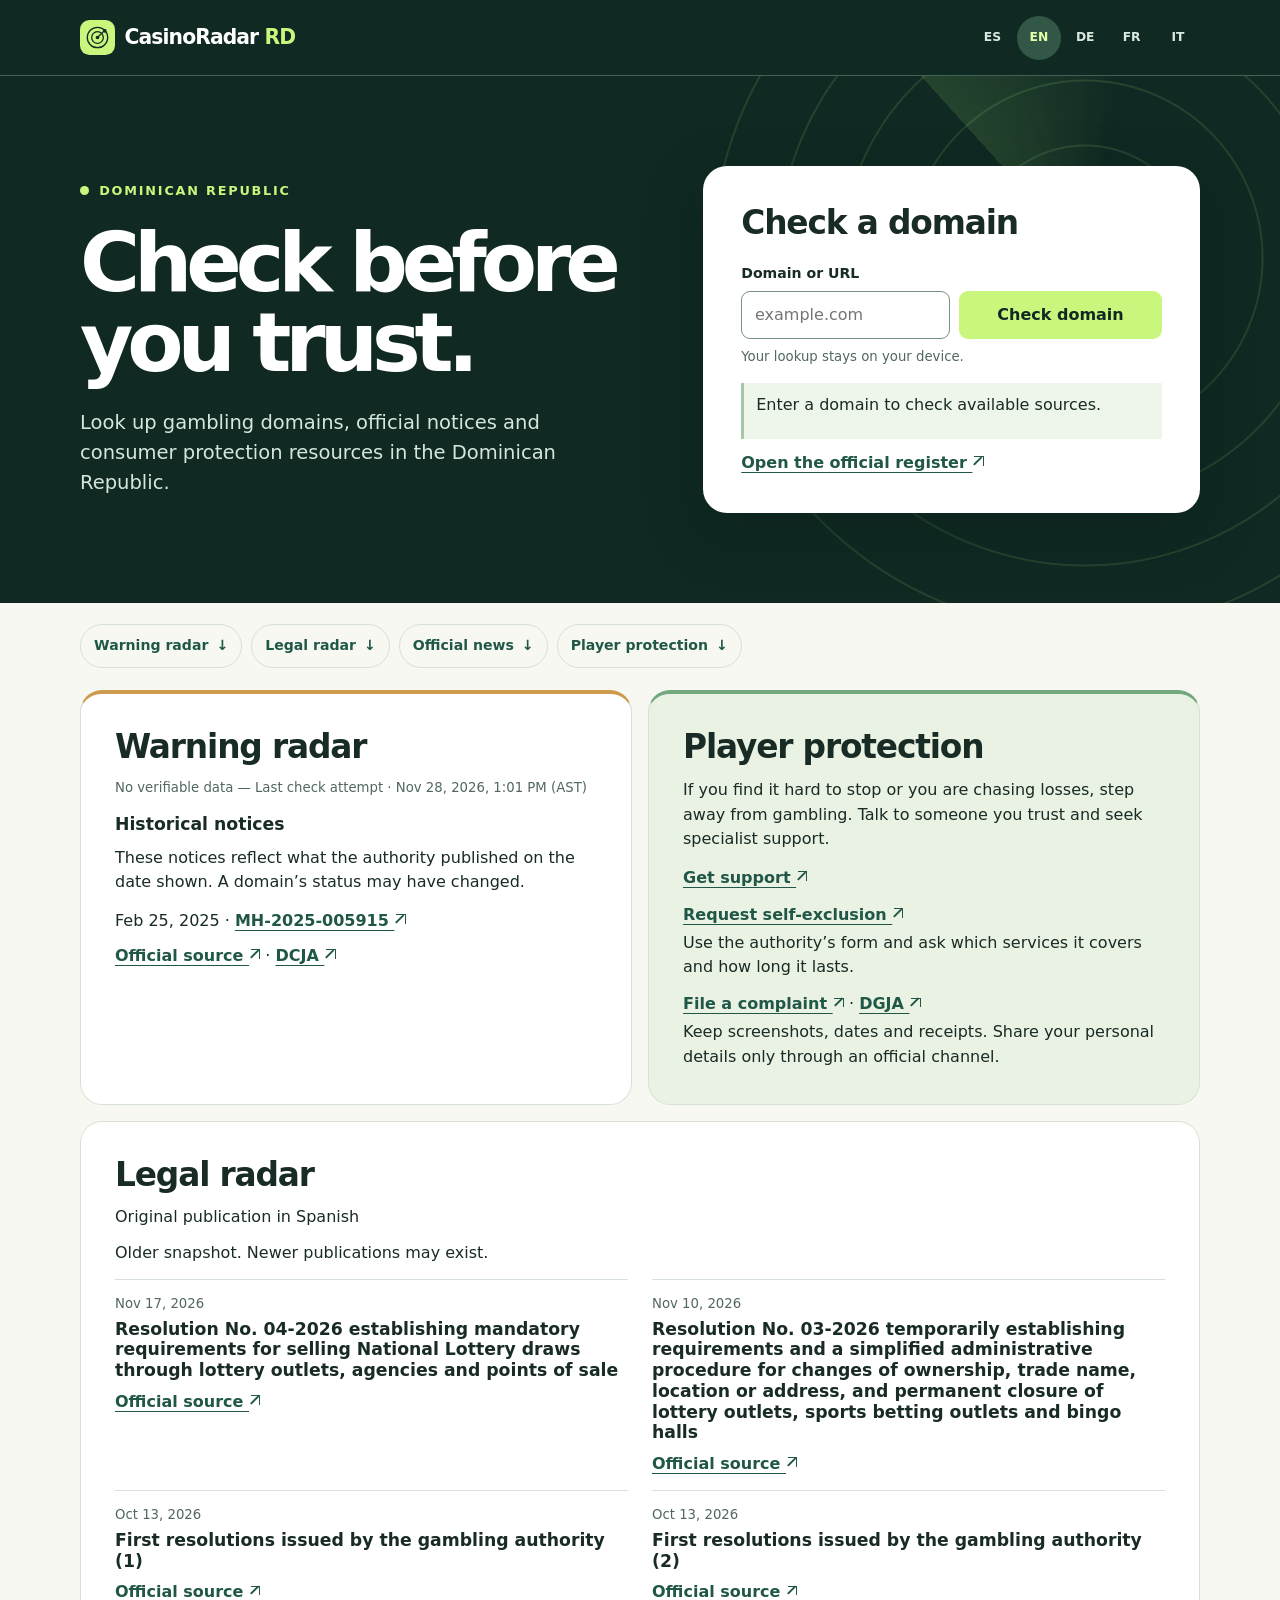
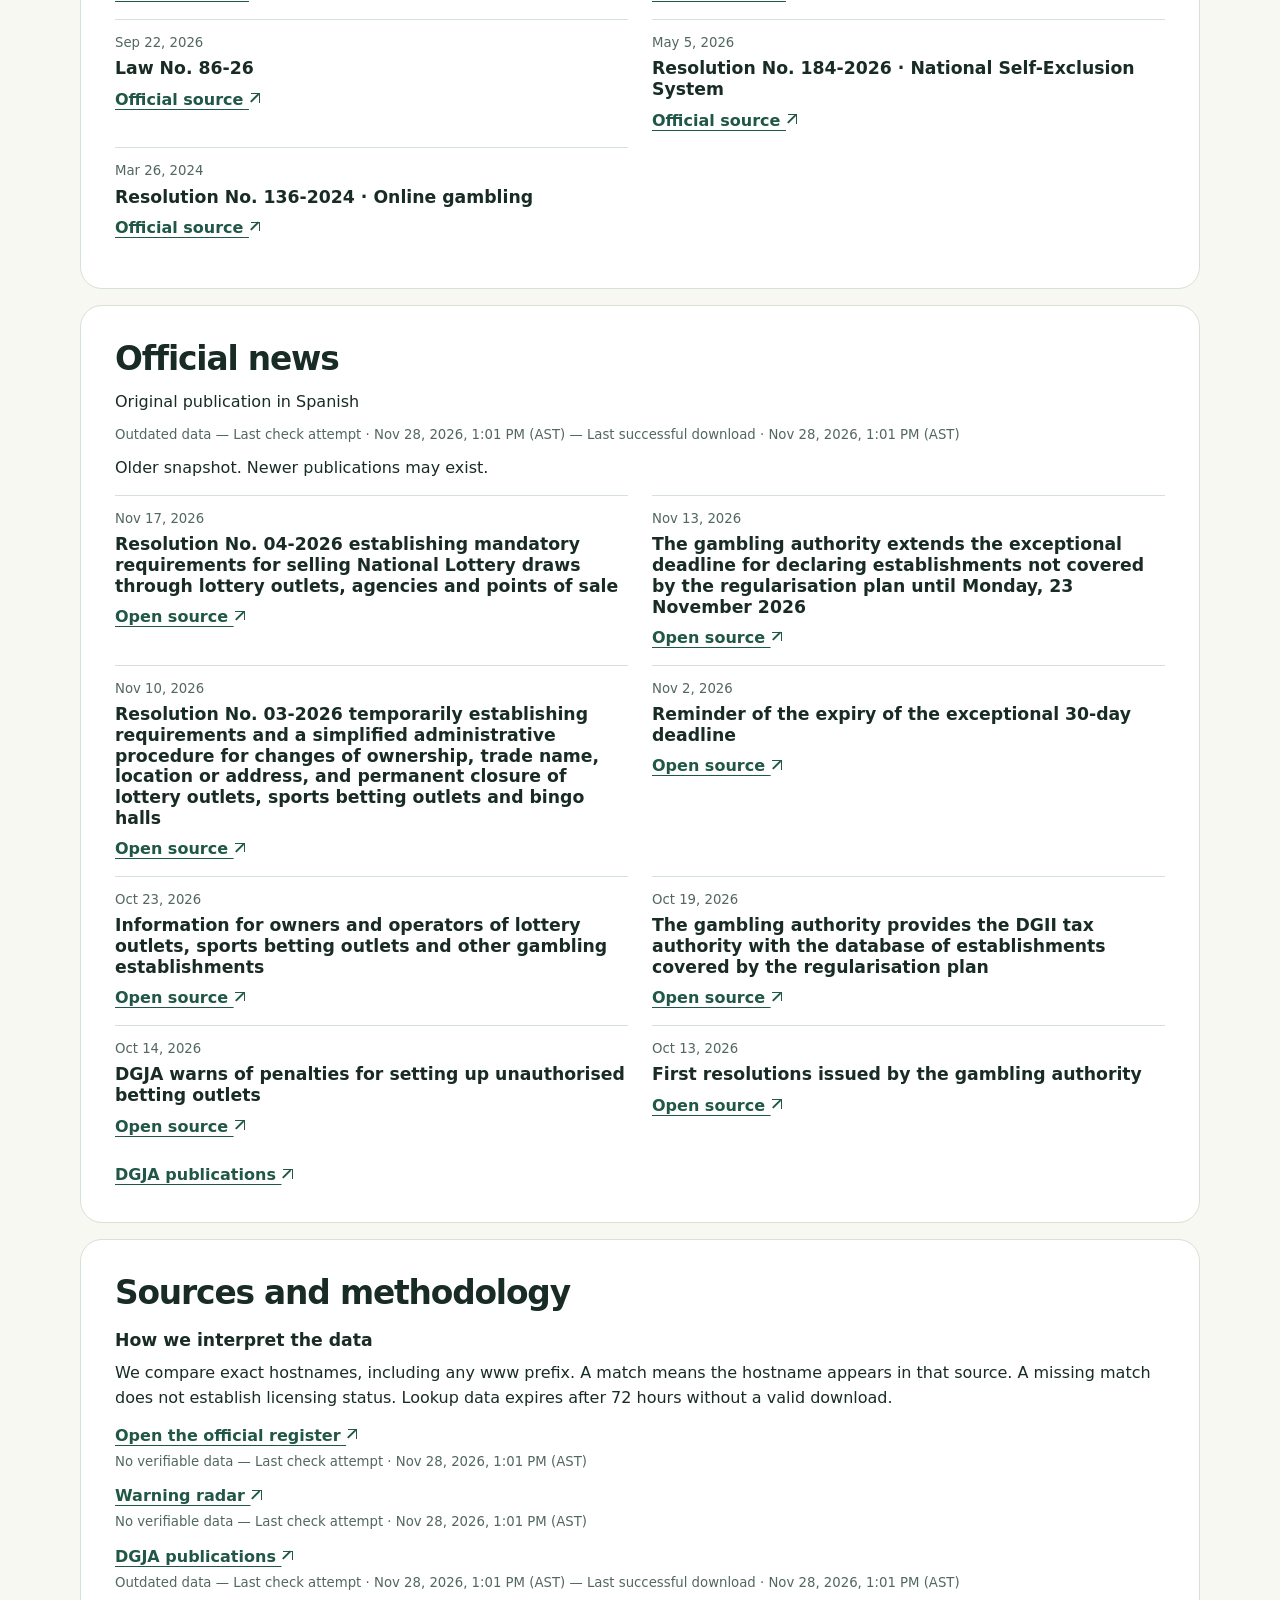
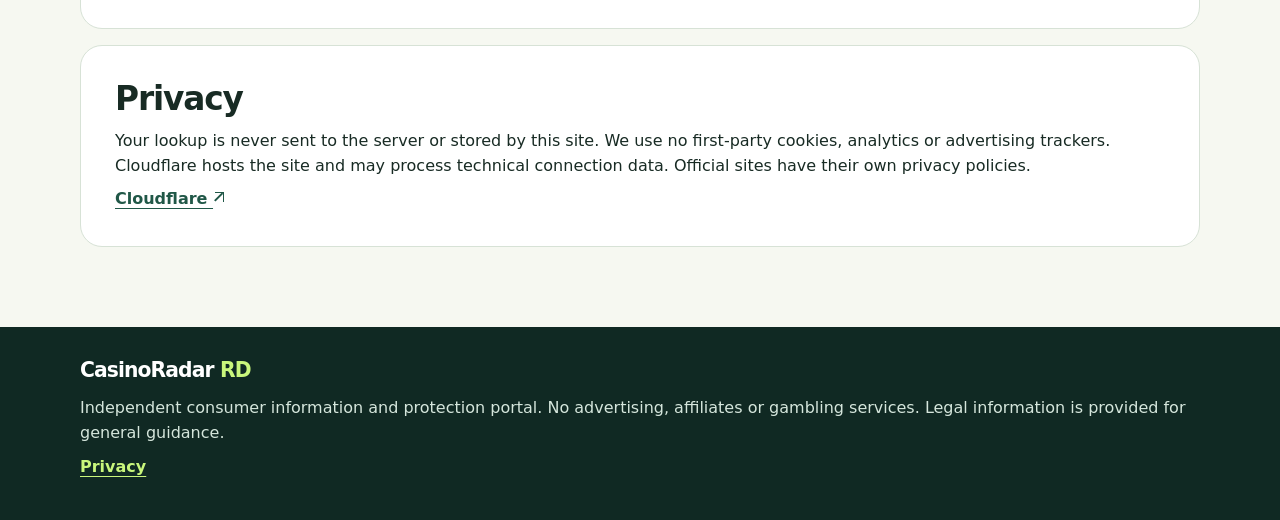
<file: en/index.html>
<!doctype html>
<html lang="en">
<head>
<meta charset="utf-8">
<meta name="viewport" content="width=device-width, initial-scale=1">
<title>Check a domain · CasinoRadar RD</title>
<meta name="description" content="Look up gambling domains, official notices and consumer protection resources in the Dominican Republic.">
<link rel="canonical" href="https://casinoradar-rd.pages.dev/en/">
<link rel="alternate" hreflang="es" href="https://casinoradar-rd.pages.dev/">
<link rel="alternate" hreflang="en" href="https://casinoradar-rd.pages.dev/en/">
<link rel="alternate" hreflang="de" href="https://casinoradar-rd.pages.dev/de/">
<link rel="alternate" hreflang="fr" href="https://casinoradar-rd.pages.dev/fr/">
<link rel="alternate" hreflang="it" href="https://casinoradar-rd.pages.dev/it/">
<link rel="alternate" hreflang="x-default" href="https://casinoradar-rd.pages.dev/">
<meta property="og:title" content="Check before you trust. · CasinoRadar RD">
<meta property="og:description" content="Look up gambling domains, official notices and consumer protection resources in the Dominican Republic.">
<meta property="og:url" content="https://casinoradar-rd.pages.dev/en/">
<meta property="og:type" content="website">
<meta name="theme-color" content="#102923">
<link rel="icon" href="/radar.svg" type="image/svg+xml">
<link rel="stylesheet" href="/style.css">
<script type="module" src="/check.js"></script>
</head>
<body>
<a class="skip" href="#main">Skip to content</a>
<header class="top"><div class="wrap masthead">
<a class="brand" href="/en/"><img src="/radar.svg" alt="" width="35" height="35"> CasinoRadar <span>RD</span></a>
<nav class="languages" aria-label="Language"><a href="/" lang="es" hreflang="es" aria-label="Español">ES</a><a href="/en/" lang="en" hreflang="en" aria-label="English" aria-current="page">EN</a><a href="/de/" lang="de" hreflang="de" aria-label="Deutsch">DE</a><a href="/fr/" lang="fr" hreflang="fr" aria-label="Français">FR</a><a href="/it/" lang="it" hreflang="it" aria-label="Italiano">IT</a></nav>
</div></header>
<main id="main">
<div class="hero"><div class="wrap hero-grid">
<div class="hero-copy"><p class="country">Dominican Republic</p><h1>Check before you trust.</h1><p>Look up gambling domains, official notices and consumer protection resources in the Dominican Republic.</p></div>
<section class="lookup" id="lookup" aria-labelledby="lookup-title"><h2 id="lookup-title">Check a domain</h2>
<form id="check">
<label for="domain">Domain or URL</label><div class="controls"><input id="domain" required maxlength="2048" type="text" inputmode="url" autocomplete="off" autocapitalize="none" spellcheck="false" placeholder="example.com"><button id="submit" disabled>Check domain</button></div>
</form>
<p class="micro">Your lookup stays on your device.</p>
<p id="result" role="status">Enter a domain to check available sources.</p>
<p id="evidence"></p>
<a href="https://dgja.gob.do/juegos-autorizados/">Open the official register <span class="external" aria-hidden="true"></span></a>
<noscript><p>The available data cannot confirm current status. Check with the authority.</p></noscript>
</section></div></div>
<div class="wrap content">
<nav class="sections" aria-label="CasinoRadar RD"><a href="#warnings">Warning radar <span aria-hidden="true">↓</span></a><a href="#legal">Legal radar <span aria-hidden="true">↓</span></a><a href="#news">Official news <span aria-hidden="true">↓</span></a><a href="#protection">Player protection <span aria-hidden="true">↓</span></a></nav>
<div class="columns">
<section class="panel warnings" id="warnings"><h2>Warning radar</h2><p data-source="warnings"></p>
<h3>Historical notices</h3><p>These notices reflect what the authority published on the date shown. A domain’s status may have changed.</p>
<ul class="archive"><li><time datetime="2025-02-25">Feb 25, 2025</time> · <a href="https://www.casinos.gob.do/wp-content/uploads/2025/02/MH-2025-005915-Aviso-de-Advertencia-sitios-web-no-autorizados_25feb2025.pdf">MH-2025-005915 <span class="external" aria-hidden="true"></span></a></li></ul>
<div id="active-warnings"></div>
<p><a href="https://dgja.gob.do/sanciones/">Official source <span class="external" aria-hidden="true"></span></a> · <a href="https://www.casinos.gob.do/juegos-autorizados/operadores-no-autorizados/">DCJA <span class="external" aria-hidden="true"></span></a></p></section>
<section class="panel player" id="protection"><h2>Player protection</h2><p>If you find it hard to stop or you are chasing losses, step away from gambling. Talk to someone you trust and seek specialist support.</p><ul class="resources">
<li><a href="https://www.casinos.gob.do/juego-responsable/herramientas-de-ayuda-y-soporte/">Get support <span class="external" aria-hidden="true"></span></a></li>
<li><a href="https://www.casinos.gob.do/juego-responsable/formulario-de-autoexclusion/">Request self-exclusion <span class="external" aria-hidden="true"></span></a><p>Use the authority’s form and ask which services it covers and how long it lasts.</p></li>
<li><a href="https://www.casinos.gob.do/denuncias-y-sugerencias/">File a complaint <span class="external" aria-hidden="true"></span></a> · <a href="https://dgja.gob.do/">DGJA <span class="external" aria-hidden="true"></span></a><p>Keep screenshots, dates and receipts. Share your personal details only through an official channel.</p></li>
</ul></section>
</div>
<section class="panel feed" id="legal"><h2>Legal radar</h2><p>Original publication in Spanish</p><p data-news-stale hidden>Older snapshot. Newer publications may exist.</p><ol class="items"><li><p class="stamp"><time datetime="2026-11-17">Nov 17, 2026</time></p><h3 lang="en">Resolution No. 04-2026 establishing mandatory requirements for selling National Lottery draws through lottery outlets, agencies and points of sale</h3><a href="https://dgja.gob.do/wp-content/uploads/2026/11/RESOLUCION-04-DEL-2026.-SCAN.pdf">Official source <span class="external" aria-hidden="true"></span></a></li>
<li><p class="stamp"><time datetime="2026-11-10">Nov 10, 2026</time></p><h3 lang="en">Resolution No. 03-2026 temporarily establishing requirements and a simplified administrative procedure for changes of ownership, trade name, location or address, and permanent closure of lottery outlets, sports betting outlets and bingo halls</h3><a href="https://dgja.gob.do/wp-content/uploads/2026/11/Resolucion-Num.-03-2026.pdf">Official source <span class="external" aria-hidden="true"></span></a></li>
<li><p class="stamp"><time datetime="2026-10-13">Oct 13, 2026</time></p><h3 lang="en">First resolutions issued by the gambling authority (1)</h3><a href="https://dgja.gob.do/wp-content/uploads/2026/10/RESOLUCION-DGJA-NO.-01-1.pdf">Official source <span class="external" aria-hidden="true"></span></a></li>
<li><p class="stamp"><time datetime="2026-10-13">Oct 13, 2026</time></p><h3 lang="en">First resolutions issued by the gambling authority (2)</h3><a href="https://dgja.gob.do/wp-content/uploads/2026/10/RESOLUCION-DGJA-NO.02-1.pdf">Official source <span class="external" aria-hidden="true"></span></a></li>
<li><p class="stamp"><time datetime="2026-09-22">Sep 22, 2026</time></p><h3 lang="en">Law No. 86-26</h3><a href="https://diputadosrd.gob.do/sil/iniciativa/158517">Official source <span class="external" aria-hidden="true"></span></a></li>
<li><p class="stamp"><time datetime="2026-05-05">May 5, 2026</time></p><h3 lang="en">Resolution No. 184-2026 · National Self-Exclusion System</h3><a href="https://www.hacienda.gob.do/marco-legal/resolucion-num-184-2026/">Official source <span class="external" aria-hidden="true"></span></a></li>
<li><p class="stamp"><time datetime="2024-03-26">Mar 26, 2024</time></p><h3 lang="en">Resolution No. 136-2024 · Online gambling</h3><a href="https://www.hacienda.gob.do/marco-legal/resolucion-num-136-2024/">Official source <span class="external" aria-hidden="true"></span></a></li></ol></section>
<section class="panel feed" id="news"><h2>Official news</h2><p>Original publication in Spanish</p>
<p data-source="news"></p><p data-news-stale hidden>Older snapshot. Newer publications may exist.</p>
<ol class="items"><li><p class="stamp"><time datetime="2026-11-17">Nov 17, 2026</time></p><h3 lang="en">Resolution No. 04-2026 establishing mandatory requirements for selling National Lottery draws through lottery outlets, agencies and points of sale</h3><a href="https://dgja.gob.do/noticias/resolucion-num-04-2026-que-establece-los-requisitos-obligatorios-para-comercializar-los-sorteos-de-la-loteria-nacional-a-traves-de-bancas-de-loteria-agencias-y-puntos-de-venta/">Open source <span class="external" aria-hidden="true"></span></a></li>
<li><p class="stamp"><time datetime="2026-11-13">Nov 13, 2026</time></p><h3 lang="en">The gambling authority extends the exceptional deadline for declaring establishments not covered by the regularisation plan until Monday, 23 November 2026</h3><a href="https://dgja.gob.do/noticias/direccion-general-de-juegos-de-azar-extiende-plazo-extraordinario-para-declarar-los-establecimientos-que-quedaron-fuera-del-plan-de-regularizacion-hasta-el-lunes-23-de-noviembre-de-2026/">Open source <span class="external" aria-hidden="true"></span></a></li>
<li><p class="stamp"><time datetime="2026-11-10">Nov 10, 2026</time></p><h3 lang="en">Resolution No. 03-2026 temporarily establishing requirements and a simplified administrative procedure for changes of ownership, trade name, location or address, and permanent closure of lottery outlets, sports betting outlets and bingo halls</h3><a href="https://dgja.gob.do/noticias/resolucion-num-03-2026-que-establece-con-caracter-transitorio-los-requisitos-y-el-procedimiento-administrativo-simplificado-para-el-cambio-de-propietario-de-nombre-comercial-traslado-o-cambio-de/">Open source <span class="external" aria-hidden="true"></span></a></li>
<li><p class="stamp"><time datetime="2026-11-02">Nov 2, 2026</time></p><h3 lang="en">Reminder of the expiry of the exceptional 30-day deadline</h3><a href="https://dgja.gob.do/noticias/aviso-de-reiteracion-vencimiento-del-plazo-extraordinario-de-30-dias/">Open source <span class="external" aria-hidden="true"></span></a></li>
<li><p class="stamp"><time datetime="2026-10-23">Oct 23, 2026</time></p><h3 lang="en">Information for owners and operators of lottery outlets, sports betting outlets and other gambling establishments</h3><a href="https://dgja.gob.do/noticias/informacion-de-interes-para-los-propietarios-y-operadores-de-bancas-de-loteria-bancas-deportivas-y-demas-establecimientos-de-juegos-de-azar/">Open source <span class="external" aria-hidden="true"></span></a></li>
<li><p class="stamp"><time datetime="2026-10-19">Oct 19, 2026</time></p><h3 lang="en">The gambling authority provides the DGII tax authority with the database of establishments covered by the regularisation plan</h3><a href="https://dgja.gob.do/noticias/direccion-general-de-juegos-de-azar-entrega-a-la-dgii-base-de-datos-de-establecimientos-acogidos-al-plan-de-regularizacion/">Open source <span class="external" aria-hidden="true"></span></a></li>
<li><p class="stamp"><time datetime="2026-10-14">Oct 14, 2026</time></p><h3 lang="en">DGJA warns of penalties for setting up unauthorised betting outlets</h3><a href="https://dgja.gob.do/noticias/dgja-advierte-sobre-sanciones-por-instalacion-de-bancas-de-apuestas-sin-autorizacion/">Open source <span class="external" aria-hidden="true"></span></a></li>
<li><p class="stamp"><time datetime="2026-10-13">Oct 13, 2026</time></p><h3 lang="en">First resolutions issued by the gambling authority</h3><a href="https://dgja.gob.do/noticias/primeras-resoluciones-emitidas-por-la-direccion-general-de-juegos-de-azar/">Open source <span class="external" aria-hidden="true"></span></a></li></ol><p><a href="https://dgja.gob.do/noticias/">DGJA publications <span class="external" aria-hidden="true"></span></a></p></section>
<section class="panel" id="sources"><h2>Sources and methodology</h2><h3>How we interpret the data</h3><p>We compare exact hostnames, including any www prefix. A match means the hostname appears in that source. A missing match does not establish licensing status. Lookup data expires after 72 hours without a valid download.</p>
<ul class="source-list">
<li><a href="https://dgja.gob.do/juegos-autorizados/">Open the official register <span class="external" aria-hidden="true"></span></a><p data-source="registry"></p></li>
<li><a href="https://dgja.gob.do/sanciones/">Warning radar <span class="external" aria-hidden="true"></span></a><p data-source="warnings"></p></li>
<li><a href="https://dgja.gob.do/noticias/">DGJA publications <span class="external" aria-hidden="true"></span></a><p data-source="news"></p></li>
</ul></section>
<section class="panel" id="privacy"><h2>Privacy</h2><p>Your lookup is never sent to the server or stored by this site. We use no first-party cookies, analytics or advertising trackers. Cloudflare hosts the site and may process technical connection data. Official sites have their own privacy policies.</p><a href="https://www.cloudflare.com/privacypolicy/">Cloudflare <span class="external" aria-hidden="true"></span></a></section>
</div>
</main>
<footer><div class="wrap"><p class="brand">CasinoRadar <span>RD</span></p><p>Independent consumer information and protection portal. No advertising, affiliates or gambling services. Legal information is provided for general guidance.</p><a href="#privacy">Privacy</a></div></footer>
<div id="messages" hidden><span data-key="skip">Skip to content</span><span data-key="country">Dominican Republic</span><span data-key="hero">Check before you trust.</span><span data-key="intro">Look up gambling domains, official notices and consumer protection resources in the Dominican Republic.</span><span data-key="check">Check a domain</span><span data-key="label">Domain or URL</span><span data-key="submit">Check domain</span><span data-key="privacyHint">Your lookup stays on your device.</span><span data-key="warnings">Warning radar</span><span data-key="legal">Legal radar</span><span data-key="news">Official news</span><span data-key="protection">Player protection</span><span data-key="sources">Sources and methodology</span><span data-key="archive">Historical notices</span><span data-key="archiveNote">These notices reflect what the authority published on the date shown. A domain’s status may have changed.</span><span data-key="proof">Official source</span><span data-key="help">Get support</span><span data-key="helpText">If you find it hard to stop or you are chasing losses, step away from gambling. Talk to someone you trust and seek specialist support.</span><span data-key="self">Request self-exclusion</span><span data-key="selfText">Use the authority’s form and ask which services it covers and how long it lasts.</span><span data-key="complaint">File a complaint</span><span data-key="complaintText">Keep screenshots, dates and receipts. Share your personal details only through an official channel.</span><span data-key="privacy">Privacy</span><span data-key="privacyText">Your lookup is never sent to the server or stored by this site. We use no first-party cookies, analytics or advertising trackers. Cloudflare hosts the site and may process technical connection data. Official sites have their own privacy policies.</span><span data-key="independence">Independent consumer information and protection portal. No advertising, affiliates or gambling services. Legal information is provided for general guidance.</span><span data-key="method">How we interpret the data</span><span data-key="methodText">We compare exact hostnames, including any www prefix. A match means the hostname appears in that source. A missing match does not establish licensing status. Lookup data expires after 72 hours without a valid download.</span><span data-key="unavailable">The available data cannot confirm current status. Check with the authority.</span><span data-key="fallback">Open the official register</span><span data-key="pending">Enter a domain to check available sources.</span><span data-key="invalid">Enter a valid domain, with or without https://.</span><span data-key="warning">This domain appears in the warning list we retrieved. Confirm its status with the authority.</span><span data-key="historical">This domain appears in a historical warning or an older copy. Confirm its current status with the authority.</span><span data-key="conflict">The sources contain conflicting records. Confirm the status with the authority.</span><span data-key="listed">This domain appears in the official register we retrieved. Confirm the scope and validity with the authority.</span><span data-key="unknown">No exact match in the sources we checked. This does not confirm authorisation.</span><span data-key="stale">Older snapshot. Newer publications may exist.</span><span data-key="checked">Last check attempt</span><span data-key="retrieved">Last successful download</span><span data-key="original">Original publication in Spanish</span><span data-key="statusOk">Available</span><span data-key="statusUnavailable">No verifiable data</span><span data-key="statusStale">Outdated data</span><span data-key="publications">DGJA publications</span><span data-key="pdf">Official document</span><span data-key="more">Open source</span></div>
</body>
</html>
</file>
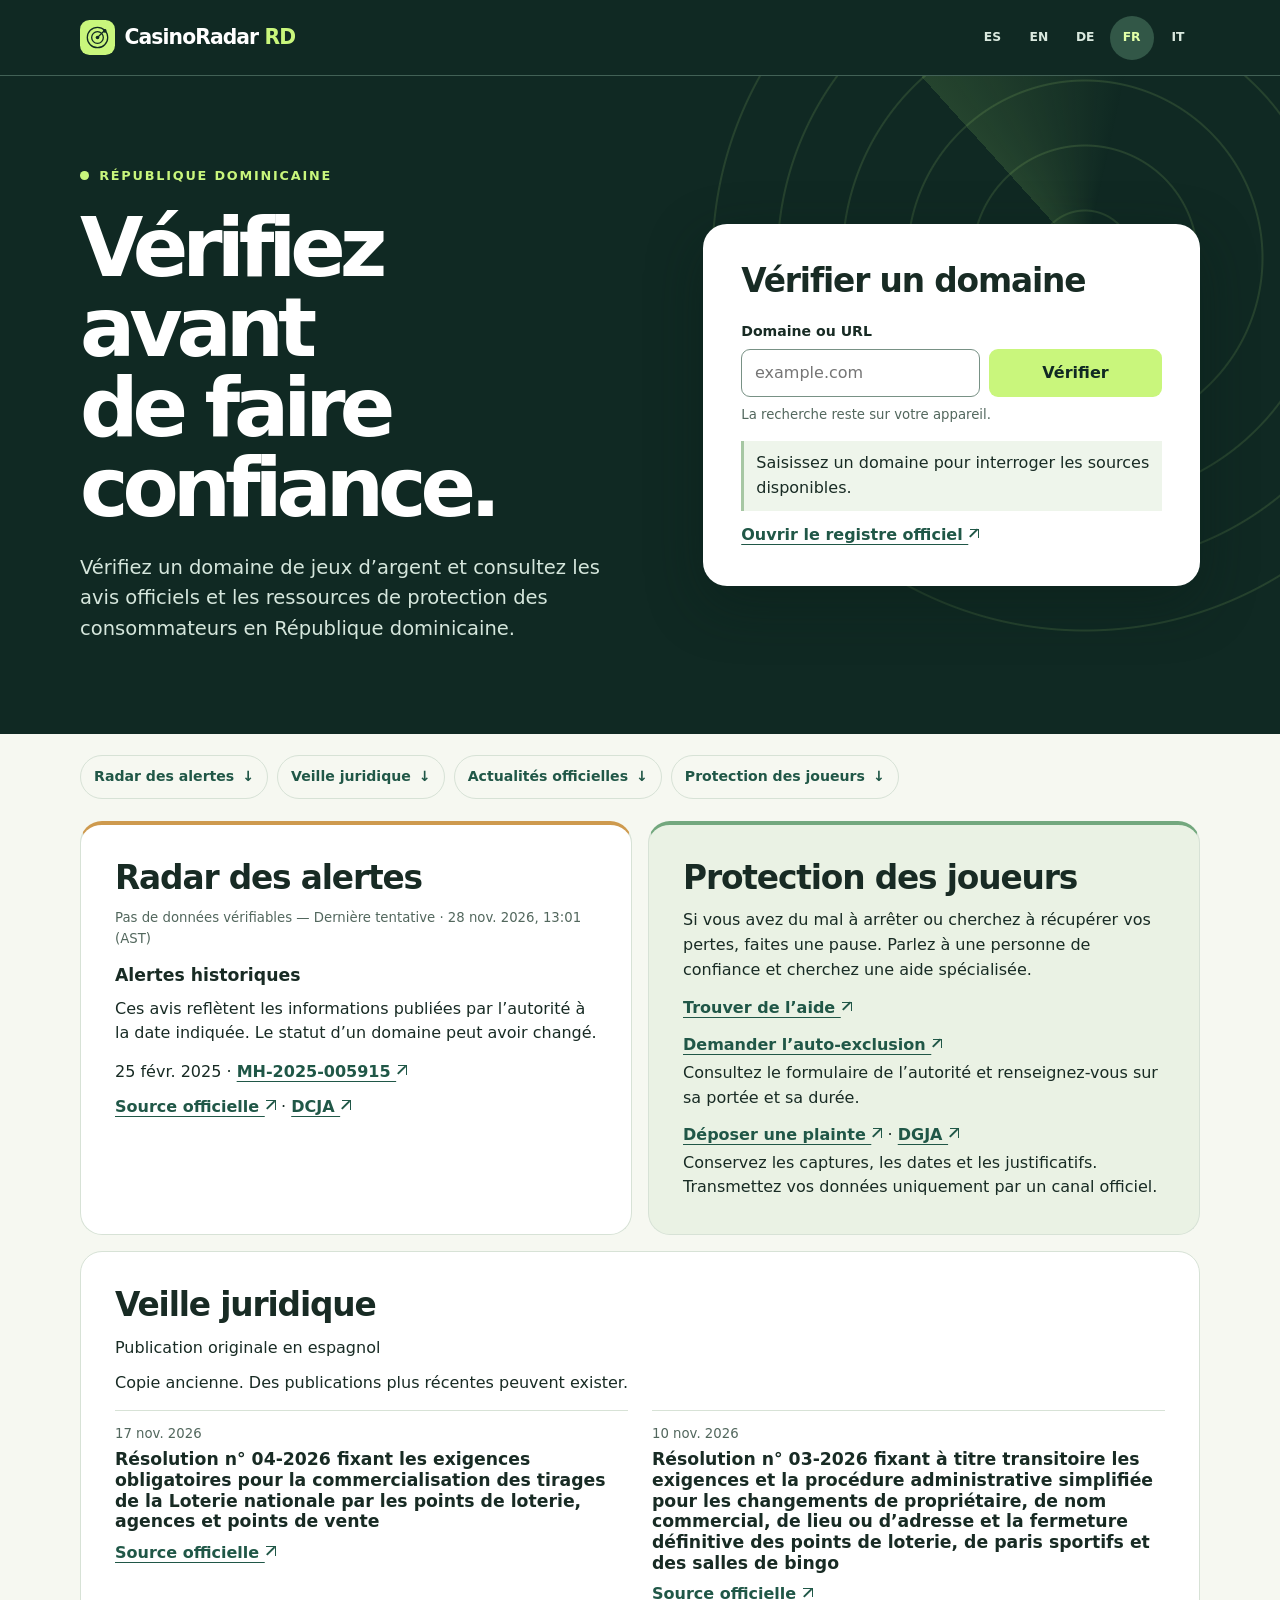
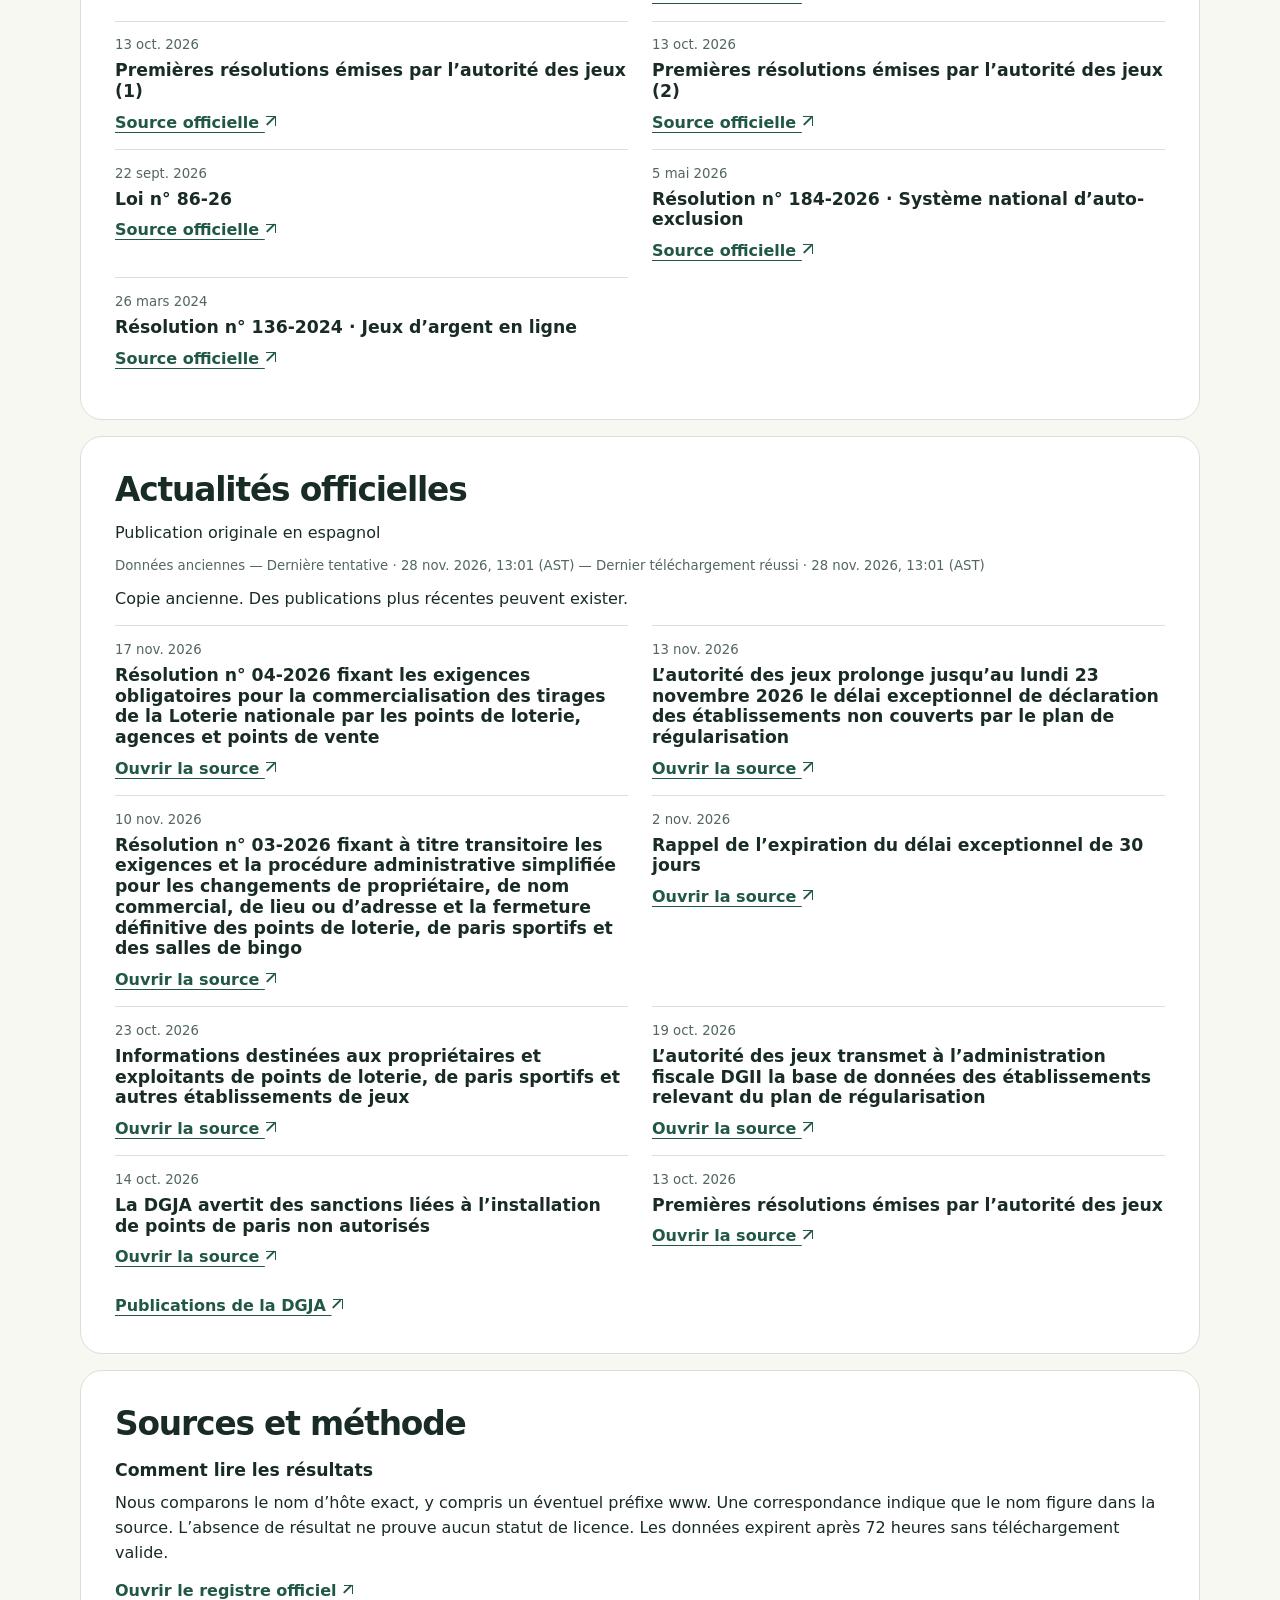
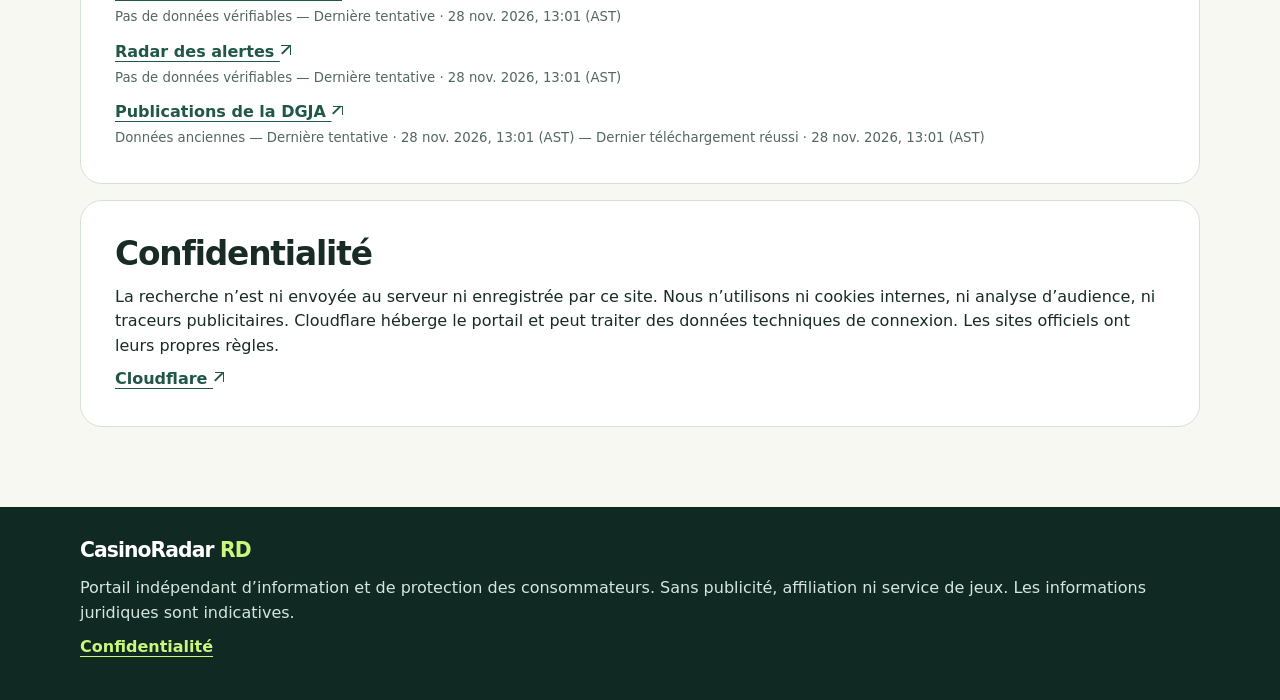
<file: fr/index.html>
<!doctype html>
<html lang="fr">
<head>
<meta charset="utf-8">
<meta name="viewport" content="width=device-width, initial-scale=1">
<title>Vérifier un domaine · CasinoRadar RD</title>
<meta name="description" content="Vérifiez un domaine de jeux d’argent et consultez les avis officiels et les ressources de protection des consommateurs en République dominicaine.">
<link rel="canonical" href="https://casinoradar-rd.pages.dev/fr/">
<link rel="alternate" hreflang="es" href="https://casinoradar-rd.pages.dev/">
<link rel="alternate" hreflang="en" href="https://casinoradar-rd.pages.dev/en/">
<link rel="alternate" hreflang="de" href="https://casinoradar-rd.pages.dev/de/">
<link rel="alternate" hreflang="fr" href="https://casinoradar-rd.pages.dev/fr/">
<link rel="alternate" hreflang="it" href="https://casinoradar-rd.pages.dev/it/">
<link rel="alternate" hreflang="x-default" href="https://casinoradar-rd.pages.dev/">
<meta property="og:title" content="Vérifiez avant de faire confiance. · CasinoRadar RD">
<meta property="og:description" content="Vérifiez un domaine de jeux d’argent et consultez les avis officiels et les ressources de protection des consommateurs en République dominicaine.">
<meta property="og:url" content="https://casinoradar-rd.pages.dev/fr/">
<meta property="og:type" content="website">
<meta name="theme-color" content="#102923">
<link rel="icon" href="/radar.svg" type="image/svg+xml">
<link rel="stylesheet" href="/style.css">
<script type="module" src="/check.js"></script>
</head>
<body>
<a class="skip" href="#main">Aller au contenu</a>
<header class="top"><div class="wrap masthead">
<a class="brand" href="/fr/"><img src="/radar.svg" alt="" width="35" height="35"> CasinoRadar <span>RD</span></a>
<nav class="languages" aria-label="Langue"><a href="/" lang="es" hreflang="es" aria-label="Español">ES</a><a href="/en/" lang="en" hreflang="en" aria-label="English">EN</a><a href="/de/" lang="de" hreflang="de" aria-label="Deutsch">DE</a><a href="/fr/" lang="fr" hreflang="fr" aria-label="Français" aria-current="page">FR</a><a href="/it/" lang="it" hreflang="it" aria-label="Italiano">IT</a></nav>
</div></header>
<main id="main">
<div class="hero"><div class="wrap hero-grid">
<div class="hero-copy"><p class="country">République dominicaine</p><h1>Vérifiez avant de faire confiance.</h1><p>Vérifiez un domaine de jeux d’argent et consultez les avis officiels et les ressources de protection des consommateurs en République dominicaine.</p></div>
<section class="lookup" id="lookup" aria-labelledby="lookup-title"><h2 id="lookup-title">Vérifier un domaine</h2>
<form id="check">
<label for="domain">Domaine ou URL</label><div class="controls"><input id="domain" required maxlength="2048" type="text" inputmode="url" autocomplete="off" autocapitalize="none" spellcheck="false" placeholder="example.com"><button id="submit" disabled>Vérifier</button></div>
</form>
<p class="micro">La recherche reste sur votre appareil.</p>
<p id="result" role="status">Saisissez un domaine pour interroger les sources disponibles.</p>
<p id="evidence"></p>
<a href="https://dgja.gob.do/juegos-autorizados/">Ouvrir le registre officiel <span class="external" aria-hidden="true"></span></a>
<noscript><p>Les données disponibles ne permettent pas de vérifier le statut actuel. Consultez l’autorité.</p></noscript>
</section></div></div>
<div class="wrap content">
<nav class="sections" aria-label="CasinoRadar RD"><a href="#warnings">Radar des alertes <span aria-hidden="true">↓</span></a><a href="#legal">Veille juridique <span aria-hidden="true">↓</span></a><a href="#news">Actualités officielles <span aria-hidden="true">↓</span></a><a href="#protection">Protection des joueurs <span aria-hidden="true">↓</span></a></nav>
<div class="columns">
<section class="panel warnings" id="warnings"><h2>Radar des alertes</h2><p data-source="warnings"></p>
<h3>Alertes historiques</h3><p>Ces avis reflètent les informations publiées par l’autorité à la date indiquée. Le statut d’un domaine peut avoir changé.</p>
<ul class="archive"><li><time datetime="2025-02-25">25 févr. 2025</time> · <a href="https://www.casinos.gob.do/wp-content/uploads/2025/02/MH-2025-005915-Aviso-de-Advertencia-sitios-web-no-autorizados_25feb2025.pdf">MH-2025-005915 <span class="external" aria-hidden="true"></span></a></li></ul>
<div id="active-warnings"></div>
<p><a href="https://dgja.gob.do/sanciones/">Source officielle <span class="external" aria-hidden="true"></span></a> · <a href="https://www.casinos.gob.do/juegos-autorizados/operadores-no-autorizados/">DCJA <span class="external" aria-hidden="true"></span></a></p></section>
<section class="panel player" id="protection"><h2>Protection des joueurs</h2><p>Si vous avez du mal à arrêter ou cherchez à récupérer vos pertes, faites une pause. Parlez à une personne de confiance et cherchez une aide spécialisée.</p><ul class="resources">
<li><a href="https://www.casinos.gob.do/juego-responsable/herramientas-de-ayuda-y-soporte/">Trouver de l’aide <span class="external" aria-hidden="true"></span></a></li>
<li><a href="https://www.casinos.gob.do/juego-responsable/formulario-de-autoexclusion/">Demander l’auto-exclusion <span class="external" aria-hidden="true"></span></a><p>Consultez le formulaire de l’autorité et renseignez-vous sur sa portée et sa durée.</p></li>
<li><a href="https://www.casinos.gob.do/denuncias-y-sugerencias/">Déposer une plainte <span class="external" aria-hidden="true"></span></a> · <a href="https://dgja.gob.do/">DGJA <span class="external" aria-hidden="true"></span></a><p>Conservez les captures, les dates et les justificatifs. Transmettez vos données uniquement par un canal officiel.</p></li>
</ul></section>
</div>
<section class="panel feed" id="legal"><h2>Veille juridique</h2><p>Publication originale en espagnol</p><p data-news-stale hidden>Copie ancienne. Des publications plus récentes peuvent exister.</p><ol class="items"><li><p class="stamp"><time datetime="2026-11-17">17 nov. 2026</time></p><h3 lang="fr">Résolution n° 04-2026 fixant les exigences obligatoires pour la commercialisation des tirages de la Loterie nationale par les points de loterie, agences et points de vente</h3><a href="https://dgja.gob.do/wp-content/uploads/2026/11/RESOLUCION-04-DEL-2026.-SCAN.pdf">Source officielle <span class="external" aria-hidden="true"></span></a></li>
<li><p class="stamp"><time datetime="2026-11-10">10 nov. 2026</time></p><h3 lang="fr">Résolution n° 03-2026 fixant à titre transitoire les exigences et la procédure administrative simplifiée pour les changements de propriétaire, de nom commercial, de lieu ou d’adresse et la fermeture définitive des points de loterie, de paris sportifs et des salles de bingo</h3><a href="https://dgja.gob.do/wp-content/uploads/2026/11/Resolucion-Num.-03-2026.pdf">Source officielle <span class="external" aria-hidden="true"></span></a></li>
<li><p class="stamp"><time datetime="2026-10-13">13 oct. 2026</time></p><h3 lang="fr">Premières résolutions émises par l’autorité des jeux (1)</h3><a href="https://dgja.gob.do/wp-content/uploads/2026/10/RESOLUCION-DGJA-NO.-01-1.pdf">Source officielle <span class="external" aria-hidden="true"></span></a></li>
<li><p class="stamp"><time datetime="2026-10-13">13 oct. 2026</time></p><h3 lang="fr">Premières résolutions émises par l’autorité des jeux (2)</h3><a href="https://dgja.gob.do/wp-content/uploads/2026/10/RESOLUCION-DGJA-NO.02-1.pdf">Source officielle <span class="external" aria-hidden="true"></span></a></li>
<li><p class="stamp"><time datetime="2026-09-22">22 sept. 2026</time></p><h3 lang="fr">Loi n° 86-26</h3><a href="https://diputadosrd.gob.do/sil/iniciativa/158517">Source officielle <span class="external" aria-hidden="true"></span></a></li>
<li><p class="stamp"><time datetime="2026-05-05">5 mai 2026</time></p><h3 lang="fr">Résolution n° 184-2026 · Système national d’auto-exclusion</h3><a href="https://www.hacienda.gob.do/marco-legal/resolucion-num-184-2026/">Source officielle <span class="external" aria-hidden="true"></span></a></li>
<li><p class="stamp"><time datetime="2024-03-26">26 mars 2024</time></p><h3 lang="fr">Résolution n° 136-2024 · Jeux d’argent en ligne</h3><a href="https://www.hacienda.gob.do/marco-legal/resolucion-num-136-2024/">Source officielle <span class="external" aria-hidden="true"></span></a></li></ol></section>
<section class="panel feed" id="news"><h2>Actualités officielles</h2><p>Publication originale en espagnol</p>
<p data-source="news"></p><p data-news-stale hidden>Copie ancienne. Des publications plus récentes peuvent exister.</p>
<ol class="items"><li><p class="stamp"><time datetime="2026-11-17">17 nov. 2026</time></p><h3 lang="fr">Résolution n° 04-2026 fixant les exigences obligatoires pour la commercialisation des tirages de la Loterie nationale par les points de loterie, agences et points de vente</h3><a href="https://dgja.gob.do/noticias/resolucion-num-04-2026-que-establece-los-requisitos-obligatorios-para-comercializar-los-sorteos-de-la-loteria-nacional-a-traves-de-bancas-de-loteria-agencias-y-puntos-de-venta/">Ouvrir la source <span class="external" aria-hidden="true"></span></a></li>
<li><p class="stamp"><time datetime="2026-11-13">13 nov. 2026</time></p><h3 lang="fr">L’autorité des jeux prolonge jusqu’au lundi 23 novembre 2026 le délai exceptionnel de déclaration des établissements non couverts par le plan de régularisation</h3><a href="https://dgja.gob.do/noticias/direccion-general-de-juegos-de-azar-extiende-plazo-extraordinario-para-declarar-los-establecimientos-que-quedaron-fuera-del-plan-de-regularizacion-hasta-el-lunes-23-de-noviembre-de-2026/">Ouvrir la source <span class="external" aria-hidden="true"></span></a></li>
<li><p class="stamp"><time datetime="2026-11-10">10 nov. 2026</time></p><h3 lang="fr">Résolution n° 03-2026 fixant à titre transitoire les exigences et la procédure administrative simplifiée pour les changements de propriétaire, de nom commercial, de lieu ou d’adresse et la fermeture définitive des points de loterie, de paris sportifs et des salles de bingo</h3><a href="https://dgja.gob.do/noticias/resolucion-num-03-2026-que-establece-con-caracter-transitorio-los-requisitos-y-el-procedimiento-administrativo-simplificado-para-el-cambio-de-propietario-de-nombre-comercial-traslado-o-cambio-de/">Ouvrir la source <span class="external" aria-hidden="true"></span></a></li>
<li><p class="stamp"><time datetime="2026-11-02">2 nov. 2026</time></p><h3 lang="fr">Rappel de l’expiration du délai exceptionnel de 30 jours</h3><a href="https://dgja.gob.do/noticias/aviso-de-reiteracion-vencimiento-del-plazo-extraordinario-de-30-dias/">Ouvrir la source <span class="external" aria-hidden="true"></span></a></li>
<li><p class="stamp"><time datetime="2026-10-23">23 oct. 2026</time></p><h3 lang="fr">Informations destinées aux propriétaires et exploitants de points de loterie, de paris sportifs et autres établissements de jeux</h3><a href="https://dgja.gob.do/noticias/informacion-de-interes-para-los-propietarios-y-operadores-de-bancas-de-loteria-bancas-deportivas-y-demas-establecimientos-de-juegos-de-azar/">Ouvrir la source <span class="external" aria-hidden="true"></span></a></li>
<li><p class="stamp"><time datetime="2026-10-19">19 oct. 2026</time></p><h3 lang="fr">L’autorité des jeux transmet à l’administration fiscale DGII la base de données des établissements relevant du plan de régularisation</h3><a href="https://dgja.gob.do/noticias/direccion-general-de-juegos-de-azar-entrega-a-la-dgii-base-de-datos-de-establecimientos-acogidos-al-plan-de-regularizacion/">Ouvrir la source <span class="external" aria-hidden="true"></span></a></li>
<li><p class="stamp"><time datetime="2026-10-14">14 oct. 2026</time></p><h3 lang="fr">La DGJA avertit des sanctions liées à l’installation de points de paris non autorisés</h3><a href="https://dgja.gob.do/noticias/dgja-advierte-sobre-sanciones-por-instalacion-de-bancas-de-apuestas-sin-autorizacion/">Ouvrir la source <span class="external" aria-hidden="true"></span></a></li>
<li><p class="stamp"><time datetime="2026-10-13">13 oct. 2026</time></p><h3 lang="fr">Premières résolutions émises par l’autorité des jeux</h3><a href="https://dgja.gob.do/noticias/primeras-resoluciones-emitidas-por-la-direccion-general-de-juegos-de-azar/">Ouvrir la source <span class="external" aria-hidden="true"></span></a></li></ol><p><a href="https://dgja.gob.do/noticias/">Publications de la DGJA <span class="external" aria-hidden="true"></span></a></p></section>
<section class="panel" id="sources"><h2>Sources et méthode</h2><h3>Comment lire les résultats</h3><p>Nous comparons le nom d’hôte exact, y compris un éventuel préfixe www. Une correspondance indique que le nom figure dans la source. L’absence de résultat ne prouve aucun statut de licence. Les données expirent après 72 heures sans téléchargement valide.</p>
<ul class="source-list">
<li><a href="https://dgja.gob.do/juegos-autorizados/">Ouvrir le registre officiel <span class="external" aria-hidden="true"></span></a><p data-source="registry"></p></li>
<li><a href="https://dgja.gob.do/sanciones/">Radar des alertes <span class="external" aria-hidden="true"></span></a><p data-source="warnings"></p></li>
<li><a href="https://dgja.gob.do/noticias/">Publications de la DGJA <span class="external" aria-hidden="true"></span></a><p data-source="news"></p></li>
</ul></section>
<section class="panel" id="privacy"><h2>Confidentialité</h2><p>La recherche n’est ni envoyée au serveur ni enregistrée par ce site. Nous n’utilisons ni cookies internes, ni analyse d’audience, ni traceurs publicitaires. Cloudflare héberge le portail et peut traiter des données techniques de connexion. Les sites officiels ont leurs propres règles.</p><a href="https://www.cloudflare.com/privacypolicy/">Cloudflare <span class="external" aria-hidden="true"></span></a></section>
</div>
</main>
<footer><div class="wrap"><p class="brand">CasinoRadar <span>RD</span></p><p>Portail indépendant d’information et de protection des consommateurs. Sans publicité, affiliation ni service de jeux. Les informations juridiques sont indicatives.</p><a href="#privacy">Confidentialité</a></div></footer>
<div id="messages" hidden><span data-key="skip">Aller au contenu</span><span data-key="country">République dominicaine</span><span data-key="hero">Vérifiez avant de faire confiance.</span><span data-key="intro">Vérifiez un domaine de jeux d’argent et consultez les avis officiels et les ressources de protection des consommateurs en République dominicaine.</span><span data-key="check">Vérifier un domaine</span><span data-key="label">Domaine ou URL</span><span data-key="submit">Vérifier</span><span data-key="privacyHint">La recherche reste sur votre appareil.</span><span data-key="warnings">Radar des alertes</span><span data-key="legal">Veille juridique</span><span data-key="news">Actualités officielles</span><span data-key="protection">Protection des joueurs</span><span data-key="sources">Sources et méthode</span><span data-key="archive">Alertes historiques</span><span data-key="archiveNote">Ces avis reflètent les informations publiées par l’autorité à la date indiquée. Le statut d’un domaine peut avoir changé.</span><span data-key="proof">Source officielle</span><span data-key="help">Trouver de l’aide</span><span data-key="helpText">Si vous avez du mal à arrêter ou cherchez à récupérer vos pertes, faites une pause. Parlez à une personne de confiance et cherchez une aide spécialisée.</span><span data-key="self">Demander l’auto-exclusion</span><span data-key="selfText">Consultez le formulaire de l’autorité et renseignez-vous sur sa portée et sa durée.</span><span data-key="complaint">Déposer une plainte</span><span data-key="complaintText">Conservez les captures, les dates et les justificatifs. Transmettez vos données uniquement par un canal officiel.</span><span data-key="privacy">Confidentialité</span><span data-key="privacyText">La recherche n’est ni envoyée au serveur ni enregistrée par ce site. Nous n’utilisons ni cookies internes, ni analyse d’audience, ni traceurs publicitaires. Cloudflare héberge le portail et peut traiter des données techniques de connexion. Les sites officiels ont leurs propres règles.</span><span data-key="independence">Portail indépendant d’information et de protection des consommateurs. Sans publicité, affiliation ni service de jeux. Les informations juridiques sont indicatives.</span><span data-key="method">Comment lire les résultats</span><span data-key="methodText">Nous comparons le nom d’hôte exact, y compris un éventuel préfixe www. Une correspondance indique que le nom figure dans la source. L’absence de résultat ne prouve aucun statut de licence. Les données expirent après 72 heures sans téléchargement valide.</span><span data-key="unavailable">Les données disponibles ne permettent pas de vérifier le statut actuel. Consultez l’autorité.</span><span data-key="fallback">Ouvrir le registre officiel</span><span data-key="pending">Saisissez un domaine pour interroger les sources disponibles.</span><span data-key="invalid">Saisissez un domaine valide, avec ou sans https://.</span><span data-key="warning">Ce domaine figure dans la liste d’alertes consultée. Confirmez son statut auprès de l’autorité.</span><span data-key="historical">Ce domaine figure dans un avis historique ou une copie plus ancienne. Son statut actuel doit être confirmé.</span><span data-key="conflict">Les sources contiennent des données contradictoires. Confirmez le statut auprès de l’autorité.</span><span data-key="listed">Ce domaine figure dans le registre officiel consulté. Vérifiez sa portée et sa validité auprès de l’autorité.</span><span data-key="unknown">Aucune correspondance exacte dans les sources consultées. Cela ne confirme pas une autorisation.</span><span data-key="stale">Copie ancienne. Des publications plus récentes peuvent exister.</span><span data-key="checked">Dernière tentative</span><span data-key="retrieved">Dernier téléchargement réussi</span><span data-key="original">Publication originale en espagnol</span><span data-key="statusOk">Disponible</span><span data-key="statusUnavailable">Pas de données vérifiables</span><span data-key="statusStale">Données anciennes</span><span data-key="publications">Publications de la DGJA</span><span data-key="pdf">Document officiel</span><span data-key="more">Ouvrir la source</span></div>
</body>
</html>
</file>
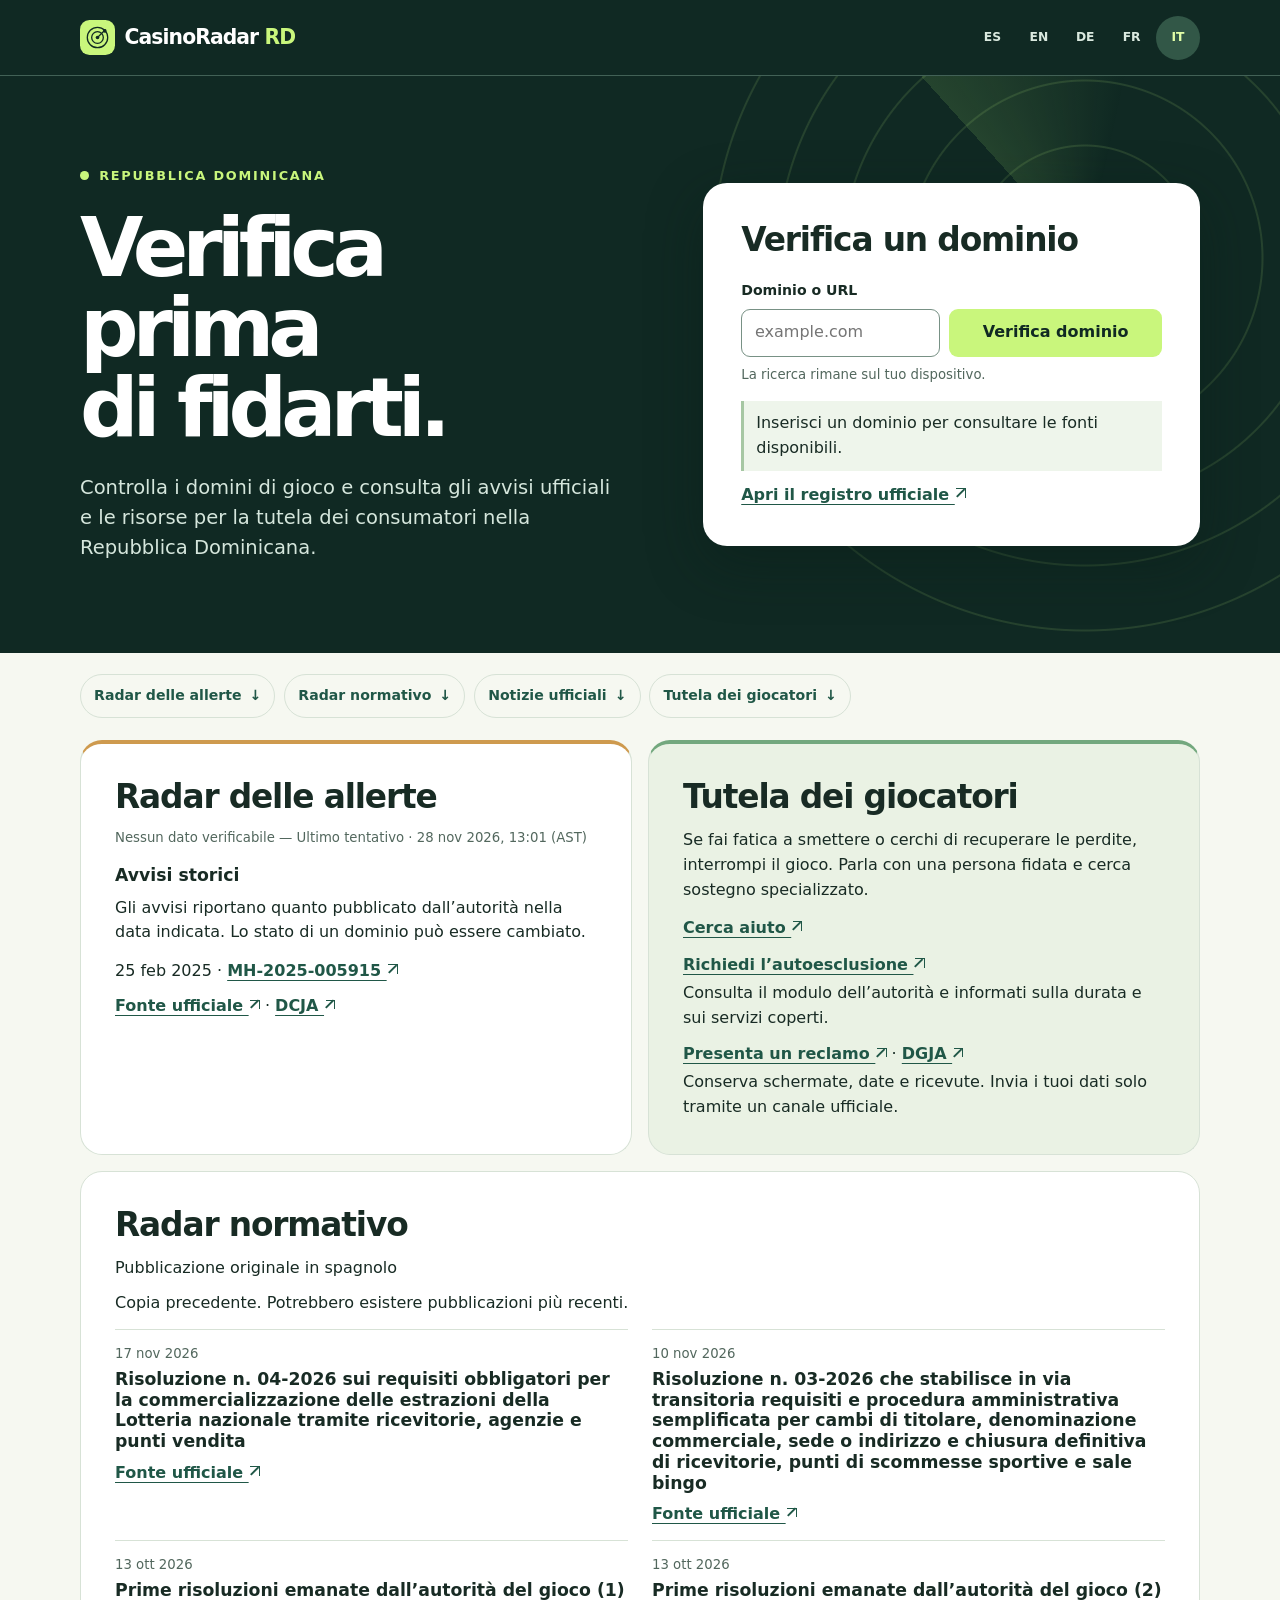
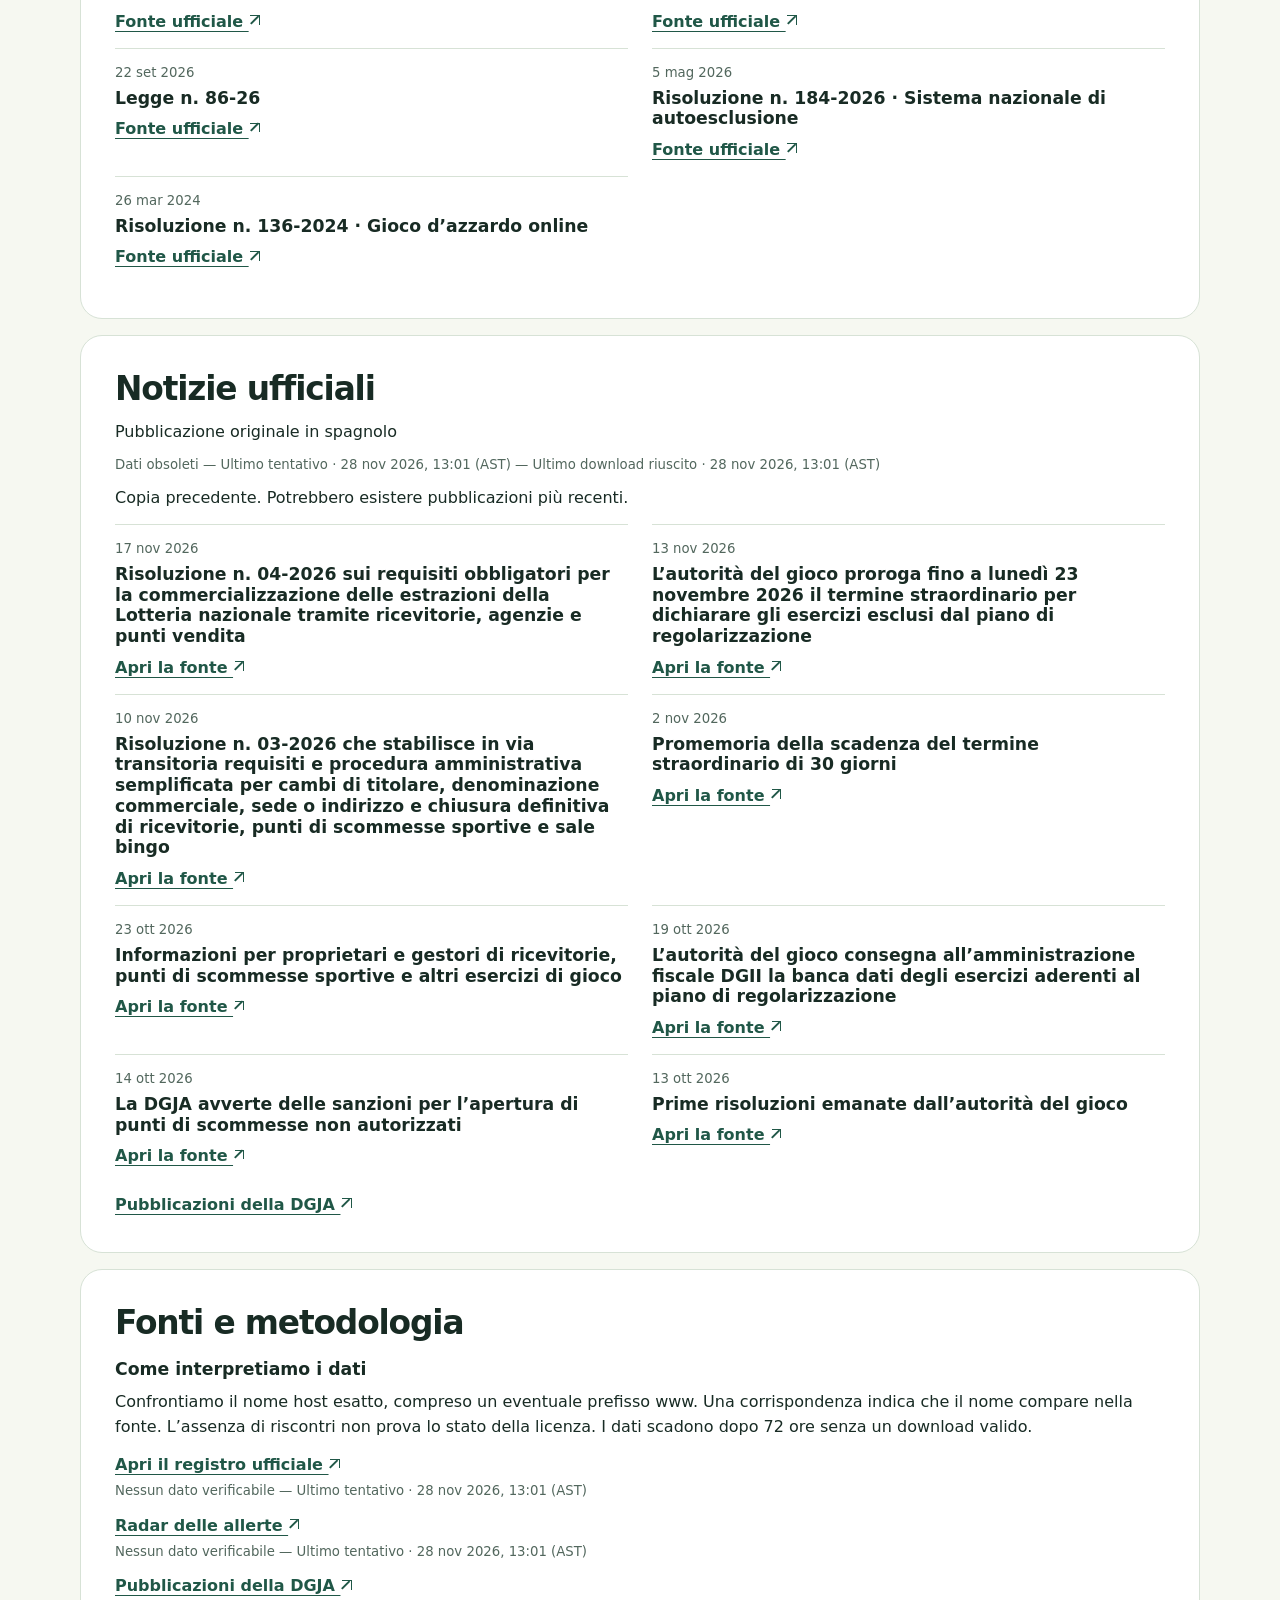
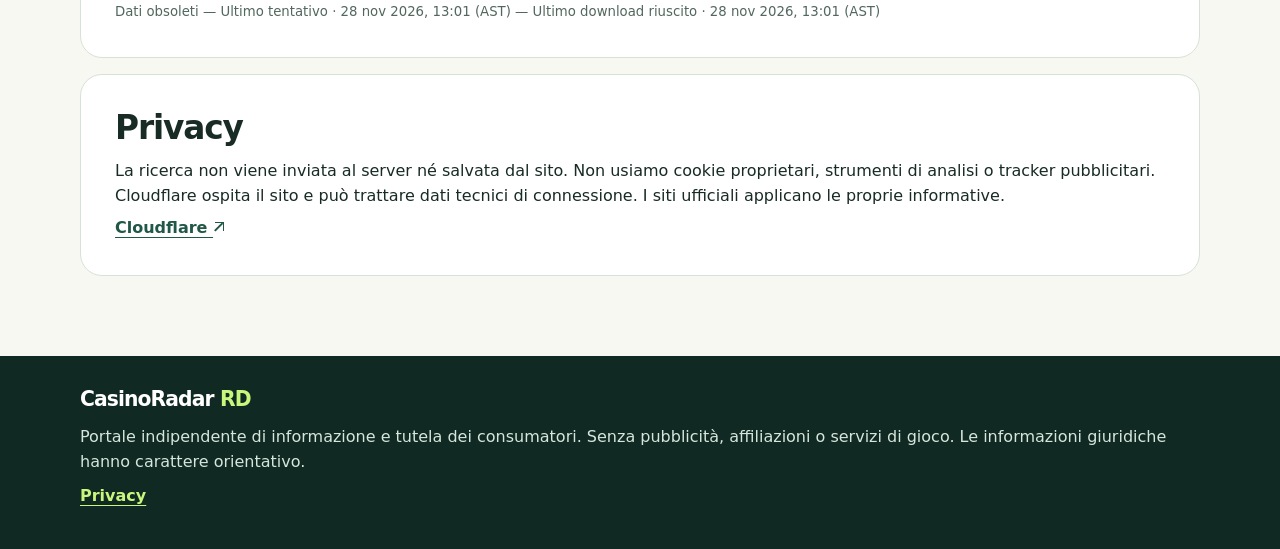
<file: it/index.html>
<!doctype html>
<html lang="it">
<head>
<meta charset="utf-8">
<meta name="viewport" content="width=device-width, initial-scale=1">
<title>Verifica un dominio · CasinoRadar RD</title>
<meta name="description" content="Controlla i domini di gioco e consulta gli avvisi ufficiali e le risorse per la tutela dei consumatori nella Repubblica Dominicana.">
<link rel="canonical" href="https://casinoradar-rd.pages.dev/it/">
<link rel="alternate" hreflang="es" href="https://casinoradar-rd.pages.dev/">
<link rel="alternate" hreflang="en" href="https://casinoradar-rd.pages.dev/en/">
<link rel="alternate" hreflang="de" href="https://casinoradar-rd.pages.dev/de/">
<link rel="alternate" hreflang="fr" href="https://casinoradar-rd.pages.dev/fr/">
<link rel="alternate" hreflang="it" href="https://casinoradar-rd.pages.dev/it/">
<link rel="alternate" hreflang="x-default" href="https://casinoradar-rd.pages.dev/">
<meta property="og:title" content="Verifica prima di fidarti. · CasinoRadar RD">
<meta property="og:description" content="Controlla i domini di gioco e consulta gli avvisi ufficiali e le risorse per la tutela dei consumatori nella Repubblica Dominicana.">
<meta property="og:url" content="https://casinoradar-rd.pages.dev/it/">
<meta property="og:type" content="website">
<meta name="theme-color" content="#102923">
<link rel="icon" href="/radar.svg" type="image/svg+xml">
<link rel="stylesheet" href="/style.css">
<script type="module" src="/check.js"></script>
</head>
<body>
<a class="skip" href="#main">Vai al contenuto</a>
<header class="top"><div class="wrap masthead">
<a class="brand" href="/it/"><img src="/radar.svg" alt="" width="35" height="35"> CasinoRadar <span>RD</span></a>
<nav class="languages" aria-label="Lingua"><a href="/" lang="es" hreflang="es" aria-label="Español">ES</a><a href="/en/" lang="en" hreflang="en" aria-label="English">EN</a><a href="/de/" lang="de" hreflang="de" aria-label="Deutsch">DE</a><a href="/fr/" lang="fr" hreflang="fr" aria-label="Français">FR</a><a href="/it/" lang="it" hreflang="it" aria-label="Italiano" aria-current="page">IT</a></nav>
</div></header>
<main id="main">
<div class="hero"><div class="wrap hero-grid">
<div class="hero-copy"><p class="country">Repubblica Dominicana</p><h1>Verifica prima di fidarti.</h1><p>Controlla i domini di gioco e consulta gli avvisi ufficiali e le risorse per la tutela dei consumatori nella Repubblica Dominicana.</p></div>
<section class="lookup" id="lookup" aria-labelledby="lookup-title"><h2 id="lookup-title">Verifica un dominio</h2>
<form id="check">
<label for="domain">Dominio o URL</label><div class="controls"><input id="domain" required maxlength="2048" type="text" inputmode="url" autocomplete="off" autocapitalize="none" spellcheck="false" placeholder="example.com"><button id="submit" disabled>Verifica dominio</button></div>
</form>
<p class="micro">La ricerca rimane sul tuo dispositivo.</p>
<p id="result" role="status">Inserisci un dominio per consultare le fonti disponibili.</p>
<p id="evidence"></p>
<a href="https://dgja.gob.do/juegos-autorizados/">Apri il registro ufficiale <span class="external" aria-hidden="true"></span></a>
<noscript><p>I dati disponibili non consentono di verificare lo stato attuale. Rivolgiti all’autorità.</p></noscript>
</section></div></div>
<div class="wrap content">
<nav class="sections" aria-label="CasinoRadar RD"><a href="#warnings">Radar delle allerte <span aria-hidden="true">↓</span></a><a href="#legal">Radar normativo <span aria-hidden="true">↓</span></a><a href="#news">Notizie ufficiali <span aria-hidden="true">↓</span></a><a href="#protection">Tutela dei giocatori <span aria-hidden="true">↓</span></a></nav>
<div class="columns">
<section class="panel warnings" id="warnings"><h2>Radar delle allerte</h2><p data-source="warnings"></p>
<h3>Avvisi storici</h3><p>Gli avvisi riportano quanto pubblicato dall’autorità nella data indicata. Lo stato di un dominio può essere cambiato.</p>
<ul class="archive"><li><time datetime="2025-02-25">25 feb 2025</time> · <a href="https://www.casinos.gob.do/wp-content/uploads/2025/02/MH-2025-005915-Aviso-de-Advertencia-sitios-web-no-autorizados_25feb2025.pdf">MH-2025-005915 <span class="external" aria-hidden="true"></span></a></li></ul>
<div id="active-warnings"></div>
<p><a href="https://dgja.gob.do/sanciones/">Fonte ufficiale <span class="external" aria-hidden="true"></span></a> · <a href="https://www.casinos.gob.do/juegos-autorizados/operadores-no-autorizados/">DCJA <span class="external" aria-hidden="true"></span></a></p></section>
<section class="panel player" id="protection"><h2>Tutela dei giocatori</h2><p>Se fai fatica a smettere o cerchi di recuperare le perdite, interrompi il gioco. Parla con una persona fidata e cerca sostegno specializzato.</p><ul class="resources">
<li><a href="https://www.casinos.gob.do/juego-responsable/herramientas-de-ayuda-y-soporte/">Cerca aiuto <span class="external" aria-hidden="true"></span></a></li>
<li><a href="https://www.casinos.gob.do/juego-responsable/formulario-de-autoexclusion/">Richiedi l’autoesclusione <span class="external" aria-hidden="true"></span></a><p>Consulta il modulo dell’autorità e informati sulla durata e sui servizi coperti.</p></li>
<li><a href="https://www.casinos.gob.do/denuncias-y-sugerencias/">Presenta un reclamo <span class="external" aria-hidden="true"></span></a> · <a href="https://dgja.gob.do/">DGJA <span class="external" aria-hidden="true"></span></a><p>Conserva schermate, date e ricevute. Invia i tuoi dati solo tramite un canale ufficiale.</p></li>
</ul></section>
</div>
<section class="panel feed" id="legal"><h2>Radar normativo</h2><p>Pubblicazione originale in spagnolo</p><p data-news-stale hidden>Copia precedente. Potrebbero esistere pubblicazioni più recenti.</p><ol class="items"><li><p class="stamp"><time datetime="2026-11-17">17 nov 2026</time></p><h3 lang="it">Risoluzione n. 04-2026 sui requisiti obbligatori per la commercializzazione delle estrazioni della Lotteria nazionale tramite ricevitorie, agenzie e punti vendita</h3><a href="https://dgja.gob.do/wp-content/uploads/2026/11/RESOLUCION-04-DEL-2026.-SCAN.pdf">Fonte ufficiale <span class="external" aria-hidden="true"></span></a></li>
<li><p class="stamp"><time datetime="2026-11-10">10 nov 2026</time></p><h3 lang="it">Risoluzione n. 03-2026 che stabilisce in via transitoria requisiti e procedura amministrativa semplificata per cambi di titolare, denominazione commerciale, sede o indirizzo e chiusura definitiva di ricevitorie, punti di scommesse sportive e sale bingo</h3><a href="https://dgja.gob.do/wp-content/uploads/2026/11/Resolucion-Num.-03-2026.pdf">Fonte ufficiale <span class="external" aria-hidden="true"></span></a></li>
<li><p class="stamp"><time datetime="2026-10-13">13 ott 2026</time></p><h3 lang="it">Prime risoluzioni emanate dall’autorità del gioco (1)</h3><a href="https://dgja.gob.do/wp-content/uploads/2026/10/RESOLUCION-DGJA-NO.-01-1.pdf">Fonte ufficiale <span class="external" aria-hidden="true"></span></a></li>
<li><p class="stamp"><time datetime="2026-10-13">13 ott 2026</time></p><h3 lang="it">Prime risoluzioni emanate dall’autorità del gioco (2)</h3><a href="https://dgja.gob.do/wp-content/uploads/2026/10/RESOLUCION-DGJA-NO.02-1.pdf">Fonte ufficiale <span class="external" aria-hidden="true"></span></a></li>
<li><p class="stamp"><time datetime="2026-09-22">22 set 2026</time></p><h3 lang="it">Legge n. 86-26</h3><a href="https://diputadosrd.gob.do/sil/iniciativa/158517">Fonte ufficiale <span class="external" aria-hidden="true"></span></a></li>
<li><p class="stamp"><time datetime="2026-05-05">5 mag 2026</time></p><h3 lang="it">Risoluzione n. 184-2026 · Sistema nazionale di autoesclusione</h3><a href="https://www.hacienda.gob.do/marco-legal/resolucion-num-184-2026/">Fonte ufficiale <span class="external" aria-hidden="true"></span></a></li>
<li><p class="stamp"><time datetime="2024-03-26">26 mar 2024</time></p><h3 lang="it">Risoluzione n. 136-2024 · Gioco d’azzardo online</h3><a href="https://www.hacienda.gob.do/marco-legal/resolucion-num-136-2024/">Fonte ufficiale <span class="external" aria-hidden="true"></span></a></li></ol></section>
<section class="panel feed" id="news"><h2>Notizie ufficiali</h2><p>Pubblicazione originale in spagnolo</p>
<p data-source="news"></p><p data-news-stale hidden>Copia precedente. Potrebbero esistere pubblicazioni più recenti.</p>
<ol class="items"><li><p class="stamp"><time datetime="2026-11-17">17 nov 2026</time></p><h3 lang="it">Risoluzione n. 04-2026 sui requisiti obbligatori per la commercializzazione delle estrazioni della Lotteria nazionale tramite ricevitorie, agenzie e punti vendita</h3><a href="https://dgja.gob.do/noticias/resolucion-num-04-2026-que-establece-los-requisitos-obligatorios-para-comercializar-los-sorteos-de-la-loteria-nacional-a-traves-de-bancas-de-loteria-agencias-y-puntos-de-venta/">Apri la fonte <span class="external" aria-hidden="true"></span></a></li>
<li><p class="stamp"><time datetime="2026-11-13">13 nov 2026</time></p><h3 lang="it">L’autorità del gioco proroga fino a lunedì 23 novembre 2026 il termine straordinario per dichiarare gli esercizi esclusi dal piano di regolarizzazione</h3><a href="https://dgja.gob.do/noticias/direccion-general-de-juegos-de-azar-extiende-plazo-extraordinario-para-declarar-los-establecimientos-que-quedaron-fuera-del-plan-de-regularizacion-hasta-el-lunes-23-de-noviembre-de-2026/">Apri la fonte <span class="external" aria-hidden="true"></span></a></li>
<li><p class="stamp"><time datetime="2026-11-10">10 nov 2026</time></p><h3 lang="it">Risoluzione n. 03-2026 che stabilisce in via transitoria requisiti e procedura amministrativa semplificata per cambi di titolare, denominazione commerciale, sede o indirizzo e chiusura definitiva di ricevitorie, punti di scommesse sportive e sale bingo</h3><a href="https://dgja.gob.do/noticias/resolucion-num-03-2026-que-establece-con-caracter-transitorio-los-requisitos-y-el-procedimiento-administrativo-simplificado-para-el-cambio-de-propietario-de-nombre-comercial-traslado-o-cambio-de/">Apri la fonte <span class="external" aria-hidden="true"></span></a></li>
<li><p class="stamp"><time datetime="2026-11-02">2 nov 2026</time></p><h3 lang="it">Promemoria della scadenza del termine straordinario di 30 giorni</h3><a href="https://dgja.gob.do/noticias/aviso-de-reiteracion-vencimiento-del-plazo-extraordinario-de-30-dias/">Apri la fonte <span class="external" aria-hidden="true"></span></a></li>
<li><p class="stamp"><time datetime="2026-10-23">23 ott 2026</time></p><h3 lang="it">Informazioni per proprietari e gestori di ricevitorie, punti di scommesse sportive e altri esercizi di gioco</h3><a href="https://dgja.gob.do/noticias/informacion-de-interes-para-los-propietarios-y-operadores-de-bancas-de-loteria-bancas-deportivas-y-demas-establecimientos-de-juegos-de-azar/">Apri la fonte <span class="external" aria-hidden="true"></span></a></li>
<li><p class="stamp"><time datetime="2026-10-19">19 ott 2026</time></p><h3 lang="it">L’autorità del gioco consegna all’amministrazione fiscale DGII la banca dati degli esercizi aderenti al piano di regolarizzazione</h3><a href="https://dgja.gob.do/noticias/direccion-general-de-juegos-de-azar-entrega-a-la-dgii-base-de-datos-de-establecimientos-acogidos-al-plan-de-regularizacion/">Apri la fonte <span class="external" aria-hidden="true"></span></a></li>
<li><p class="stamp"><time datetime="2026-10-14">14 ott 2026</time></p><h3 lang="it">La DGJA avverte delle sanzioni per l’apertura di punti di scommesse non autorizzati</h3><a href="https://dgja.gob.do/noticias/dgja-advierte-sobre-sanciones-por-instalacion-de-bancas-de-apuestas-sin-autorizacion/">Apri la fonte <span class="external" aria-hidden="true"></span></a></li>
<li><p class="stamp"><time datetime="2026-10-13">13 ott 2026</time></p><h3 lang="it">Prime risoluzioni emanate dall’autorità del gioco</h3><a href="https://dgja.gob.do/noticias/primeras-resoluciones-emitidas-por-la-direccion-general-de-juegos-de-azar/">Apri la fonte <span class="external" aria-hidden="true"></span></a></li></ol><p><a href="https://dgja.gob.do/noticias/">Pubblicazioni della DGJA <span class="external" aria-hidden="true"></span></a></p></section>
<section class="panel" id="sources"><h2>Fonti e metodologia</h2><h3>Come interpretiamo i dati</h3><p>Confrontiamo il nome host esatto, compreso un eventuale prefisso www. Una corrispondenza indica che il nome compare nella fonte. L’assenza di riscontri non prova lo stato della licenza. I dati scadono dopo 72 ore senza un download valido.</p>
<ul class="source-list">
<li><a href="https://dgja.gob.do/juegos-autorizados/">Apri il registro ufficiale <span class="external" aria-hidden="true"></span></a><p data-source="registry"></p></li>
<li><a href="https://dgja.gob.do/sanciones/">Radar delle allerte <span class="external" aria-hidden="true"></span></a><p data-source="warnings"></p></li>
<li><a href="https://dgja.gob.do/noticias/">Pubblicazioni della DGJA <span class="external" aria-hidden="true"></span></a><p data-source="news"></p></li>
</ul></section>
<section class="panel" id="privacy"><h2>Privacy</h2><p>La ricerca non viene inviata al server né salvata dal sito. Non usiamo cookie proprietari, strumenti di analisi o tracker pubblicitari. Cloudflare ospita il sito e può trattare dati tecnici di connessione. I siti ufficiali applicano le proprie informative.</p><a href="https://www.cloudflare.com/privacypolicy/">Cloudflare <span class="external" aria-hidden="true"></span></a></section>
</div>
</main>
<footer><div class="wrap"><p class="brand">CasinoRadar <span>RD</span></p><p>Portale indipendente di informazione e tutela dei consumatori. Senza pubblicità, affiliazioni o servizi di gioco. Le informazioni giuridiche hanno carattere orientativo.</p><a href="#privacy">Privacy</a></div></footer>
<div id="messages" hidden><span data-key="skip">Vai al contenuto</span><span data-key="country">Repubblica Dominicana</span><span data-key="hero">Verifica prima di fidarti.</span><span data-key="intro">Controlla i domini di gioco e consulta gli avvisi ufficiali e le risorse per la tutela dei consumatori nella Repubblica Dominicana.</span><span data-key="check">Verifica un dominio</span><span data-key="label">Dominio o URL</span><span data-key="submit">Verifica dominio</span><span data-key="privacyHint">La ricerca rimane sul tuo dispositivo.</span><span data-key="warnings">Radar delle allerte</span><span data-key="legal">Radar normativo</span><span data-key="news">Notizie ufficiali</span><span data-key="protection">Tutela dei giocatori</span><span data-key="sources">Fonti e metodologia</span><span data-key="archive">Avvisi storici</span><span data-key="archiveNote">Gli avvisi riportano quanto pubblicato dall’autorità nella data indicata. Lo stato di un dominio può essere cambiato.</span><span data-key="proof">Fonte ufficiale</span><span data-key="help">Cerca aiuto</span><span data-key="helpText">Se fai fatica a smettere o cerchi di recuperare le perdite, interrompi il gioco. Parla con una persona fidata e cerca sostegno specializzato.</span><span data-key="self">Richiedi l’autoesclusione</span><span data-key="selfText">Consulta il modulo dell’autorità e informati sulla durata e sui servizi coperti.</span><span data-key="complaint">Presenta un reclamo</span><span data-key="complaintText">Conserva schermate, date e ricevute. Invia i tuoi dati solo tramite un canale ufficiale.</span><span data-key="privacy">Privacy</span><span data-key="privacyText">La ricerca non viene inviata al server né salvata dal sito. Non usiamo cookie proprietari, strumenti di analisi o tracker pubblicitari. Cloudflare ospita il sito e può trattare dati tecnici di connessione. I siti ufficiali applicano le proprie informative.</span><span data-key="independence">Portale indipendente di informazione e tutela dei consumatori. Senza pubblicità, affiliazioni o servizi di gioco. Le informazioni giuridiche hanno carattere orientativo.</span><span data-key="method">Come interpretiamo i dati</span><span data-key="methodText">Confrontiamo il nome host esatto, compreso un eventuale prefisso www. Una corrispondenza indica che il nome compare nella fonte. L’assenza di riscontri non prova lo stato della licenza. I dati scadono dopo 72 ore senza un download valido.</span><span data-key="unavailable">I dati disponibili non consentono di verificare lo stato attuale. Rivolgiti all’autorità.</span><span data-key="fallback">Apri il registro ufficiale</span><span data-key="pending">Inserisci un dominio per consultare le fonti disponibili.</span><span data-key="invalid">Inserisci un dominio valido, con o senza https://.</span><span data-key="warning">Il dominio compare nell’elenco di avvisi consultato. Chiedi conferma all’autorità.</span><span data-key="historical">Il dominio compare in un avviso storico o in una copia precedente. Lo stato attuale va confermato.</span><span data-key="conflict">Le fonti contengono dati contrastanti. Chiedi conferma all’autorità.</span><span data-key="listed">Il dominio compare nel registro ufficiale consultato. Verifica validità e ambito con l’autorità.</span><span data-key="unknown">Nessuna corrispondenza esatta nelle fonti consultate. Questo non conferma un’autorizzazione.</span><span data-key="stale">Copia precedente. Potrebbero esistere pubblicazioni più recenti.</span><span data-key="checked">Ultimo tentativo</span><span data-key="retrieved">Ultimo download riuscito</span><span data-key="original">Pubblicazione originale in spagnolo</span><span data-key="statusOk">Disponibile</span><span data-key="statusUnavailable">Nessun dato verificabile</span><span data-key="statusStale">Dati obsoleti</span><span data-key="publications">Pubblicazioni della DGJA</span><span data-key="pdf">Documento ufficiale</span><span data-key="more">Apri la fonte</span></div>
</body>
</html>
</file>
<file: style.css>
:root {
  color-scheme: light;
  --pine: #102923;
  --leaf: #205747;
  --lime: #c9f67c;
  --ink: #182b24;
  --muted: #52675d;
  --paper: #f6f8f1;
  --line: #d7e2d6;
  font: 100%/1.55 system-ui, sans-serif;
  color: var(--ink);
  background: var(--paper);
}
* { box-sizing: border-box; }
body { margin: 0; }
h1, h2, h3, p { margin: 0; }
h2, h3 { line-height: 1.2; }
h2 { font-size: clamp(1.55rem, 3vw, 2.05rem); letter-spacing: -.035em; }
h3 { font-size: 1.08rem; }
a { color: var(--leaf); font-weight: 650; text-underline-offset: .22em; }
a:hover { text-decoration-thickness: .14em; }
a, button, input { overflow-wrap: anywhere; }
:focus-visible { outline: 3px solid #6a8d38; outline-offset: 4px; }
[hidden] { display: none !important; }
.wrap { width: min(1120px, calc(100% - 56px)); margin-inline: auto; }
.skip { position: absolute; left: 1rem; top: -8rem; padding: .75rem; background: white; z-index: 2; }
.skip:focus { top: 1rem; }
.top, .hero { background: var(--pine); color: white; }
.top { border-bottom: 1px solid #426156; }
.masthead { display: flex; align-items: center; justify-content: space-between; min-height: 75px; gap: .75rem; }
.brand { display: inline-flex; gap: .4rem; align-items: center; color: white; font-size: 1.27rem; font-weight: 760; text-decoration: none; letter-spacing: -.045em; }
.brand img { margin-right: .2rem; }
.brand span { color: var(--lime); }
.languages { display: flex; gap: .15rem; }
.languages a { display: grid; place-items: center; min-width: 44px; min-height: 44px; color: #dae9df; font-size: .77rem; text-decoration: none; border-radius: 999px; }
.languages a:hover, .languages [aria-current] { background: #325747; color: #e3ffa8; }
.hero { overflow: hidden; isolation: isolate; position: relative; }
.hero::before {
  content: "";
  position: absolute;
  z-index: -1;
  width: 760px;
  aspect-ratio: 1;
  right: -185px;
  top: -198px;
  border-radius: 50%;
  background: repeating-radial-gradient(circle, transparent 0 46px, #bff88120 47px 48px, transparent 49px 65px), conic-gradient(from 318deg, #90cd672a, transparent 55deg);
  pointer-events: none;
}
.hero-grid { display: grid; grid-template-columns: 1.1fr 1fr; align-items: center; gap: clamp(28px, 6vw, 88px); padding-block: clamp(48px, 7vw, 104px); }
.country { color: var(--lime); font-size: .8rem; text-transform: uppercase; letter-spacing: .14em; font-weight: 760; }
.country::before { content: ""; display: inline-block; border-radius: 50%; width: .55rem; height: .55rem; background: var(--lime); margin-right: .65rem; }
h1 { font-size: clamp(2.8rem, 6.4vw, 5.7rem); line-height: .98; letter-spacing: -.074em; text-wrap: balance; margin-block: .27em .3em; }
.hero-copy > p:last-child { font-size: clamp(1rem, 2vw, 1.22rem); color: #d5e6dc; max-width: 33em; }
.lookup { border-radius: 24px; padding: clamp(20px, 3.4vw, 38px); color: var(--ink); background: #fff; box-shadow: 0 18px 55px #081d1670; min-width: 0; }
.lookup form { margin-top: 1.1rem; }
.lookup label { font-size: .88rem; font-weight: 700; }
.controls { display: flex; flex-wrap: wrap; gap: .55rem; margin-top: .35rem; }
input, button { min-height: 48px; padding: .6rem .8rem; font: inherit; border-radius: 9px; border: 1px solid #789185; }
input { width: 100%; flex: 1 1 10rem; min-width: 0; }
button { color: var(--pine); background: var(--lime); border-color: transparent; font-weight: 750; cursor: pointer; flex: 1 0 auto; }
button:hover { background: #b5e963; }
button:disabled { opacity: .6; cursor: wait; }
.micro, .stamp, [data-source] { color: var(--muted); font-size: .83rem; }
.micro { margin-top: .5rem; }
#result { margin-block: .95rem .75rem; border-left: 3px solid #a6c7a3; background: #eef5eb; padding: .65rem .75rem; overflow-wrap: anywhere; min-height: 3.5rem; }
#result[data-state="historical"], #result[data-state="warning"], #result[data-state="conflict"] { background: #fff4dc; border-color: #b37620; }
#evidence:not(:empty) { margin-bottom: .7rem; }
.content { padding-block: 21px 64px; }
.sections { display: flex; flex-wrap: wrap; gap: .55rem; padding-bottom: 22px; }
.sections a { display: inline-flex; align-items: center; gap: .5rem; min-height: 44px; padding: .4rem .82rem; border: 1px solid var(--line); border-radius: 999px; text-decoration: none; font-size: .88rem; }
.sections a:hover { background: #e8f1e2; }
.columns { display: grid; grid-template-columns: 1fr 1fr; gap: 16px; }
.panel { border: 1px solid var(--line); background: white; border-radius: 22px; padding: clamp(20px, 3vw, 34px); margin-bottom: 16px; scroll-margin-top: 18px; overflow-wrap: anywhere; }
.panel p { margin-top: .65rem; }
.panel h3 { margin-top: 1rem; }
.warnings { border-top: 4px solid #ce9a4e; }
.player { background: #eaf2e4; border-top: 4px solid #73a87e; }
.resources, .archive, .items, .source-list { list-style: none; padding: 0; margin: .85rem 0 0; }
.resources li + li, .archive li + li, .source-list li + li { margin-top: .75rem; }
.resources li p, .source-list li p { margin-top: .2rem; }
.items { display: grid; grid-template-columns: 1fr 1fr; column-gap: 1.5rem; }
.items li { border-top: 1px solid var(--line); padding-block: .85rem; }
.items h3 { margin: .28rem 0 .55rem; }
.items p { margin-top: 0; }
#privacy > a { display: inline-block; margin-top: .5rem; }
footer { padding-block: 28px 40px; background: var(--pine); color: #d5e6dc; }
footer p { margin-bottom: .6rem; }
footer a { color: var(--lime); }
@media (max-width: 740px) {
  .wrap { width: calc(100% - 32px); }
  .masthead { flex-wrap: wrap; padding-block: 10px; gap: 4px 12px; }
  .hero-grid, .columns, .items { grid-template-columns: 1fr; }
  .hero-grid { padding-block: 36px 25px; gap: 24px; }
  .hero::before { width: 460px; right: -290px; top: -112px; }
  h1 { max-width: 12em; }
  .columns { gap: 0; }
}
@media (max-width: 420px) {
  .masthead { justify-content: center; }
  .controls button { flex-basis: 100%; }
}
.external { display: inline-block; width: .6em; height: .6em; margin-left: .1em; vertical-align: .12em; border-top: .11em solid; border-right: .11em solid; position: relative; }
.external::after { content: ""; position: absolute; right: -.06em; top: .17em; width: .7em; height: .1em; background: currentColor; transform: rotate(-45deg); }
@media (max-width: 350px) {
  h1 { font-size: 2.5rem; }
}
</file>
